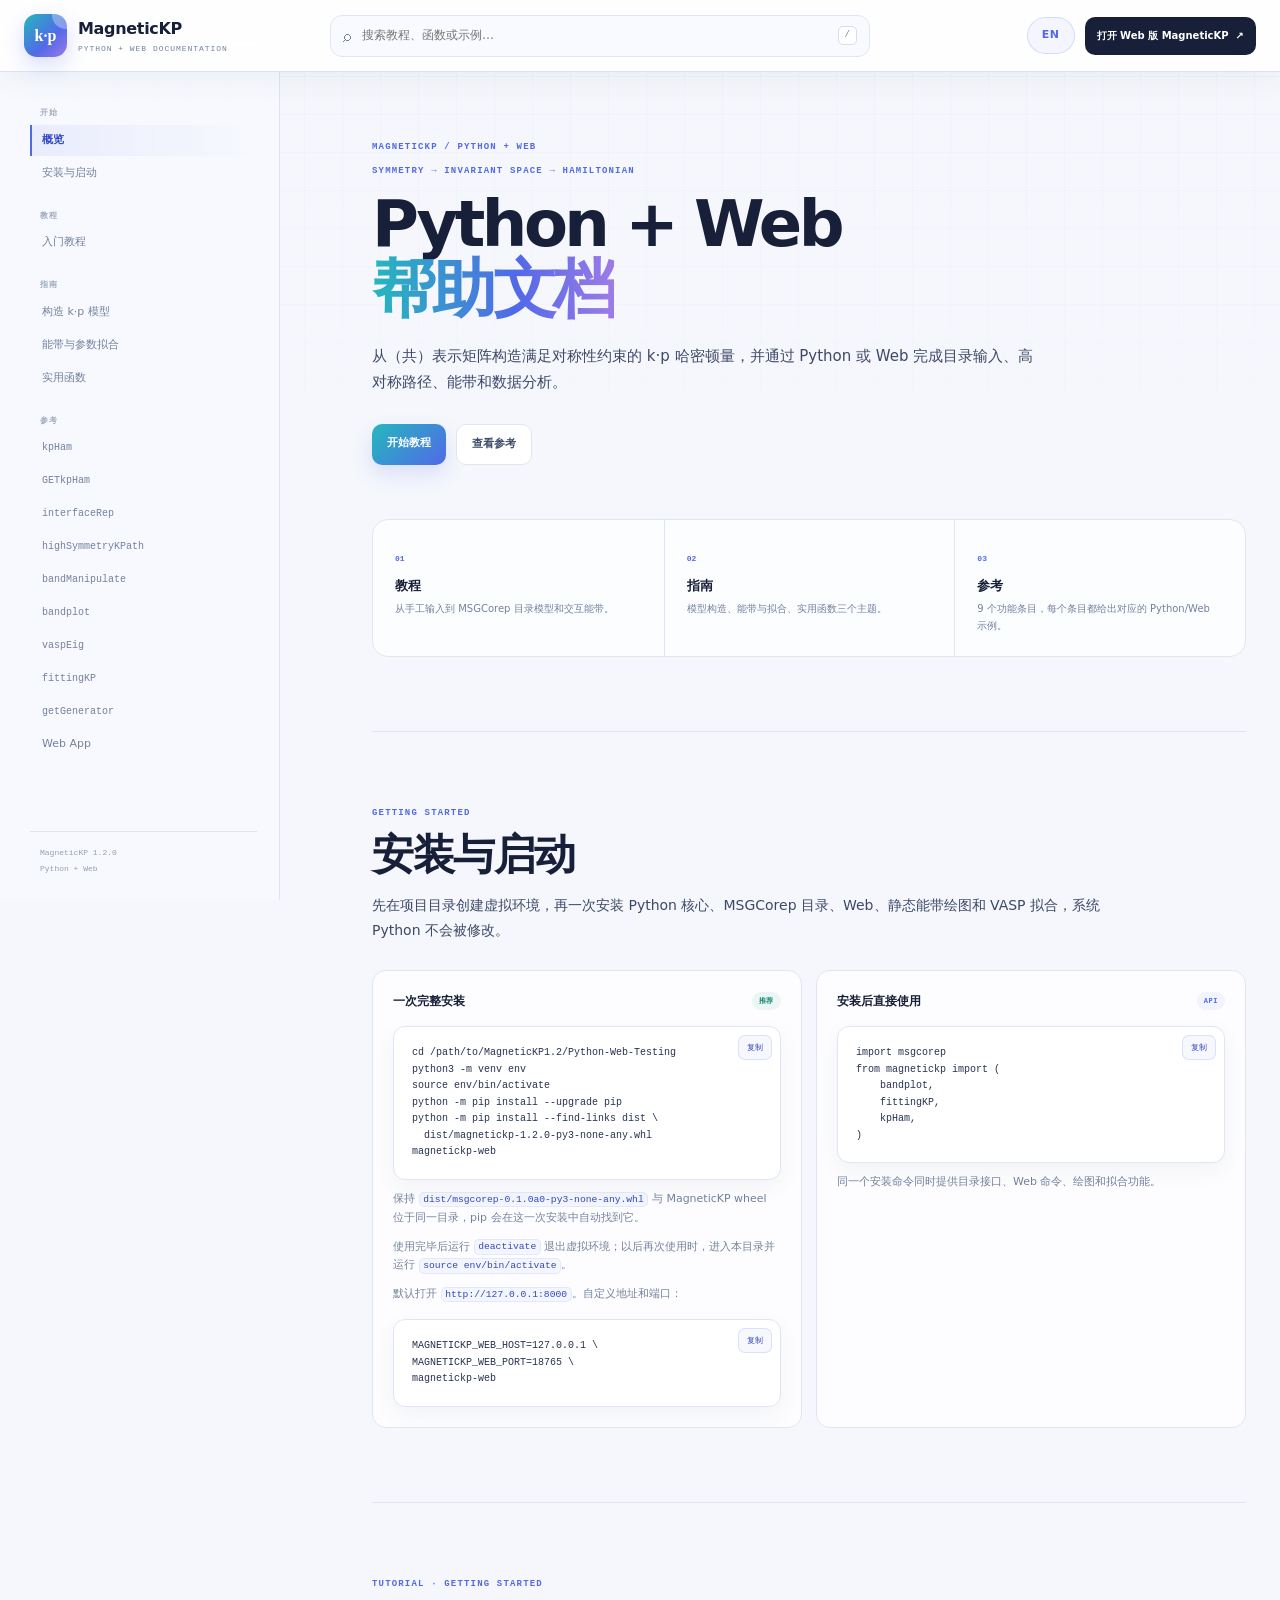
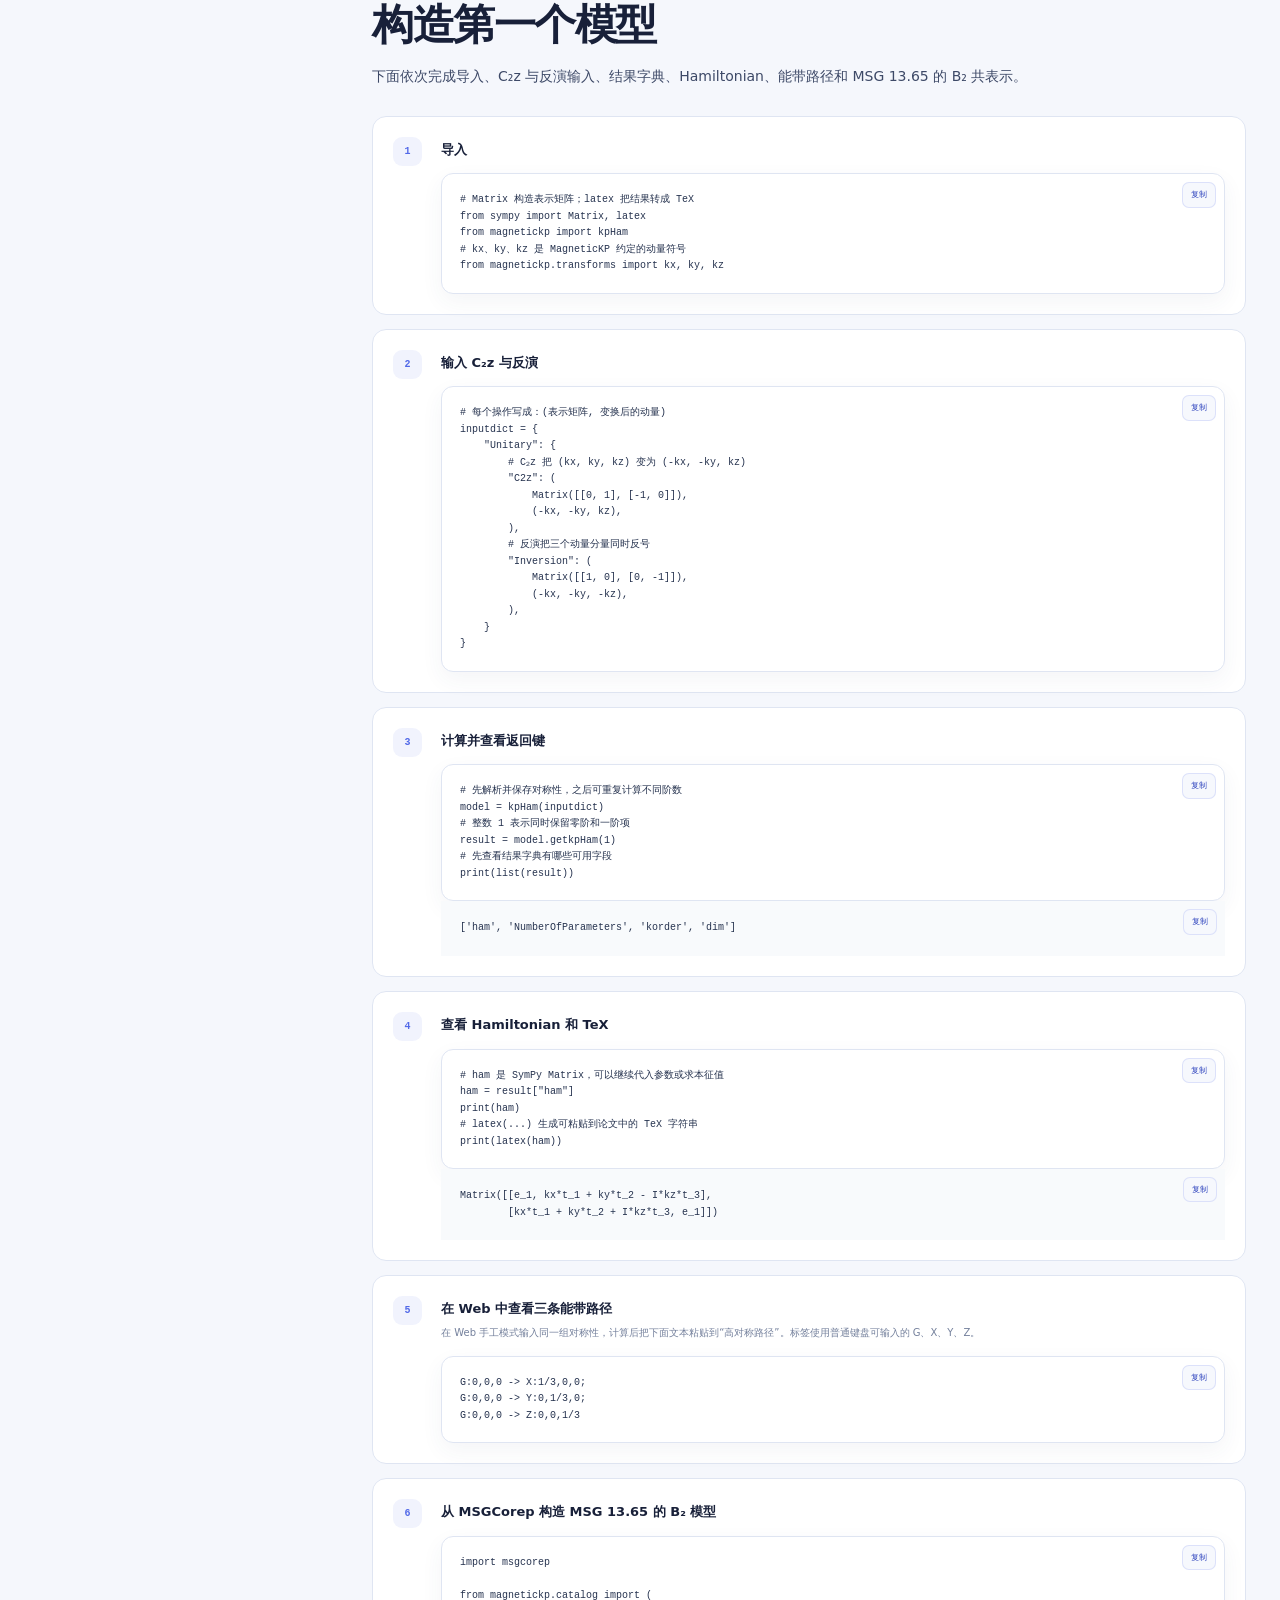
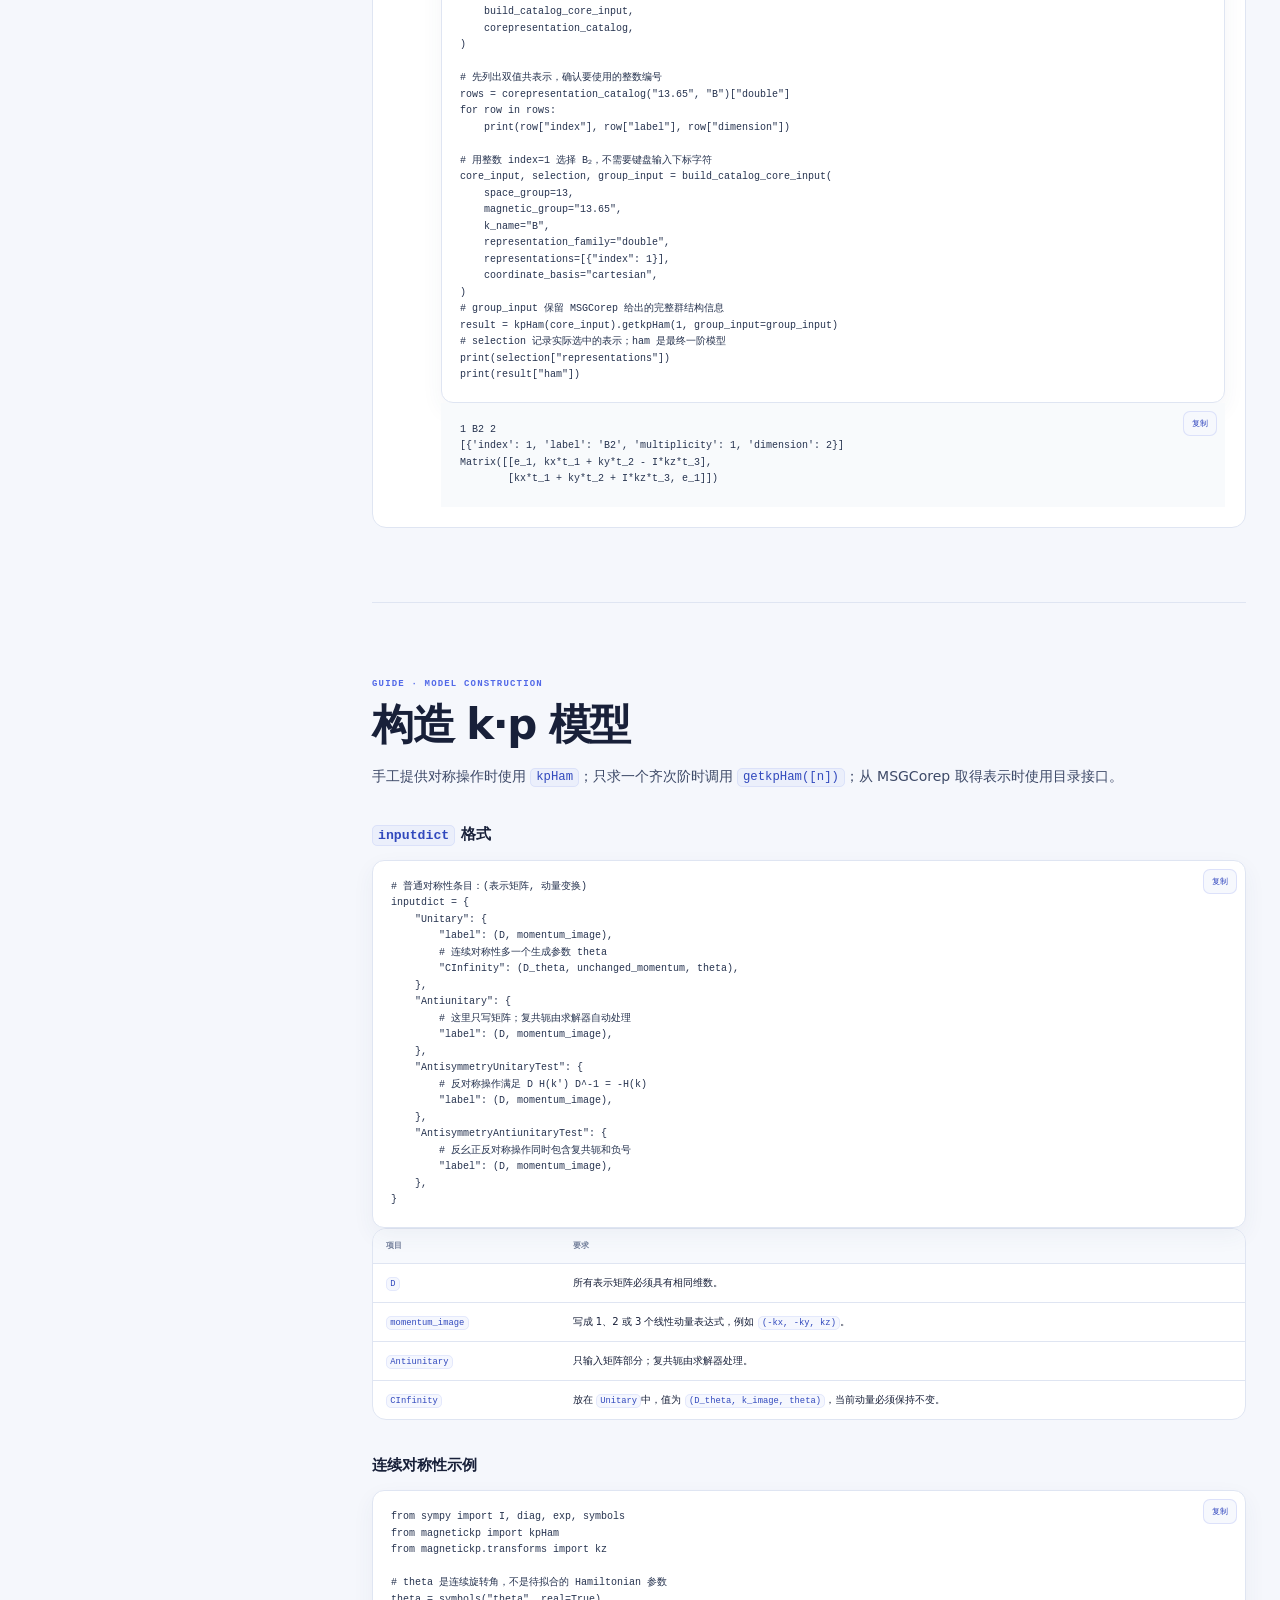
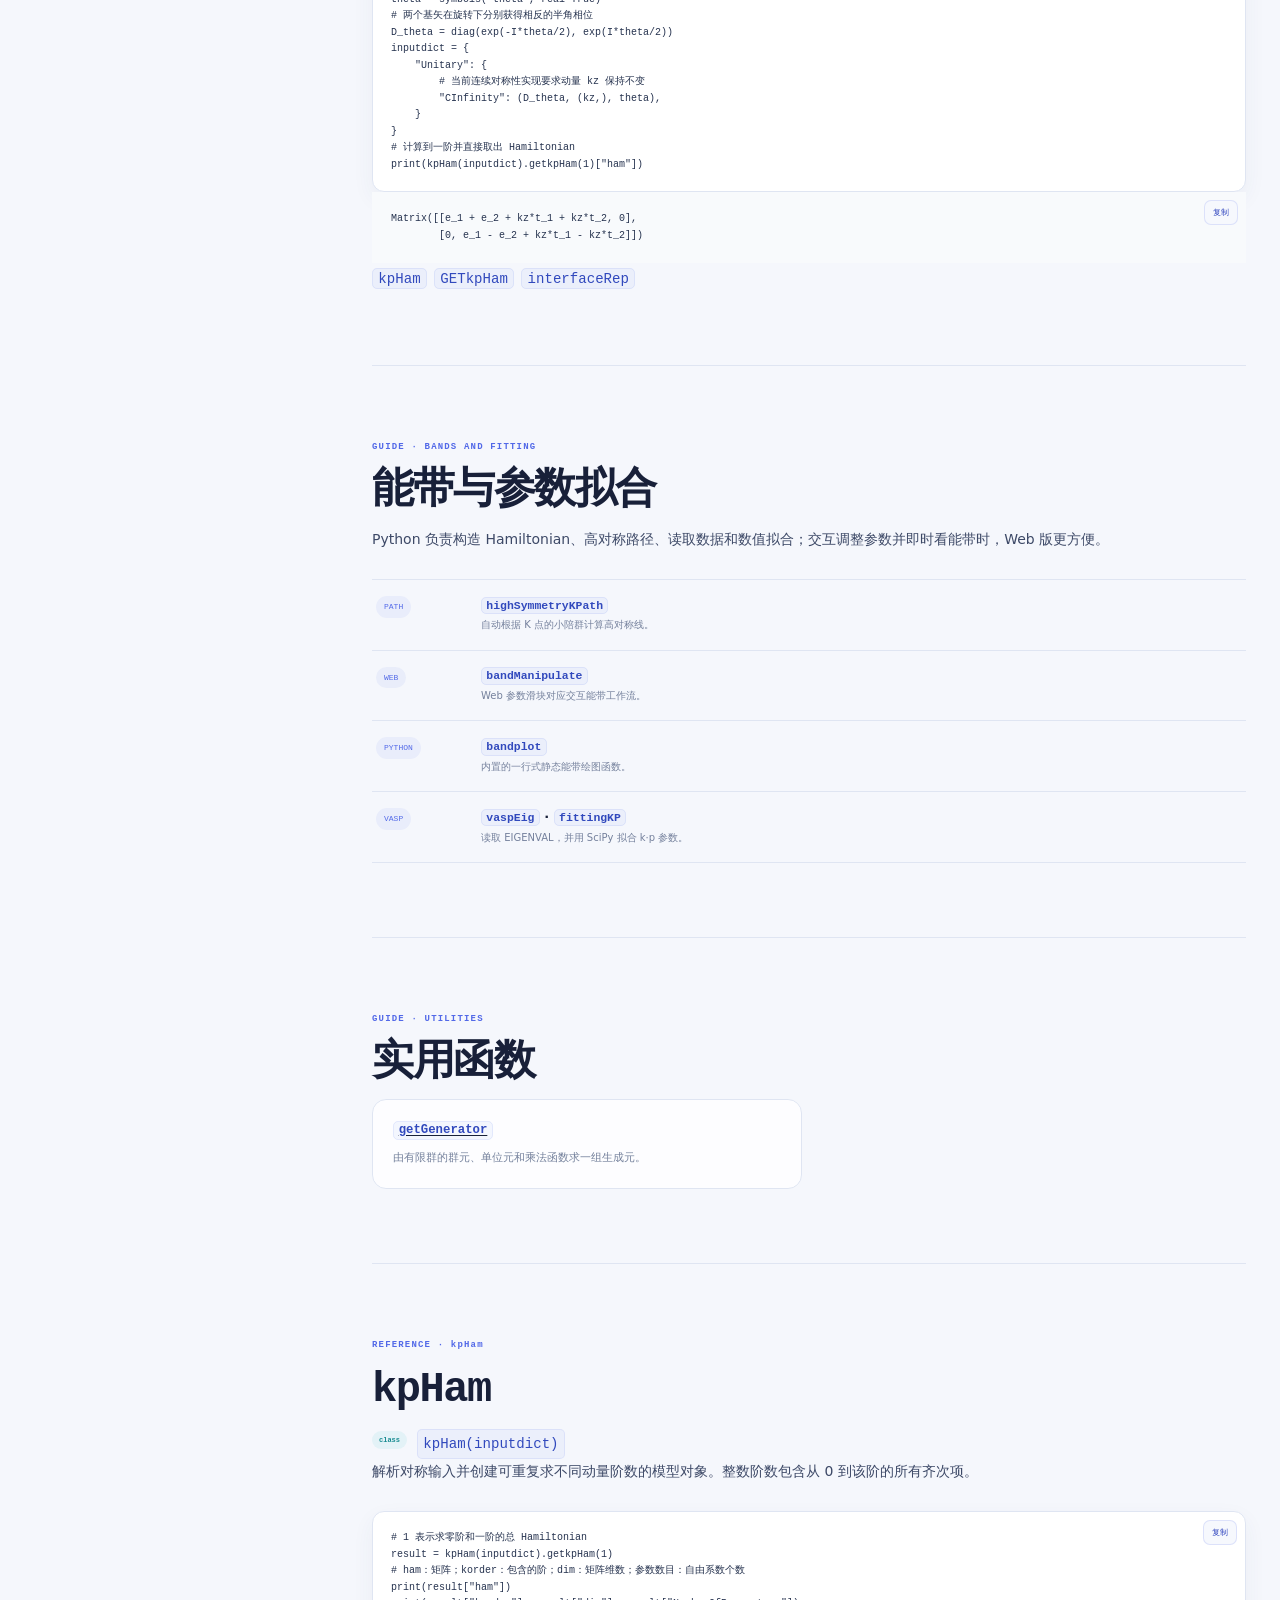
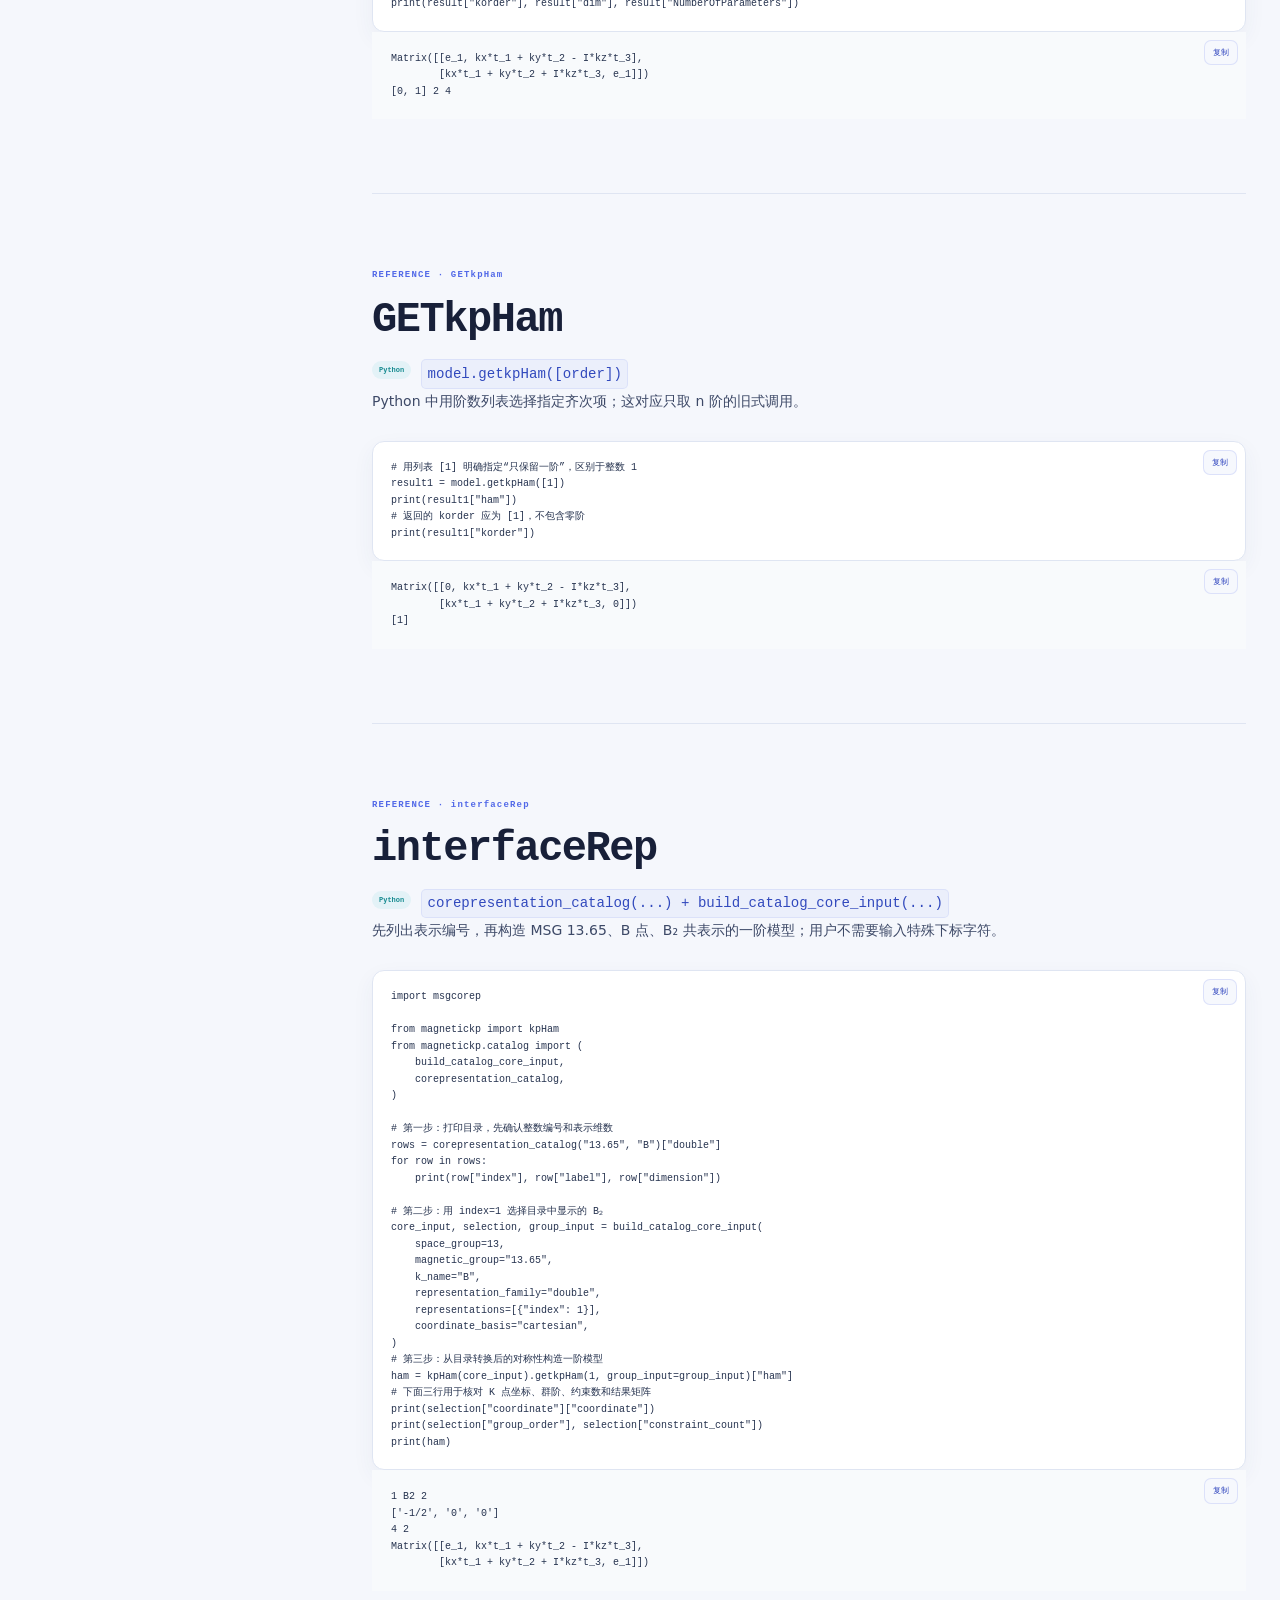
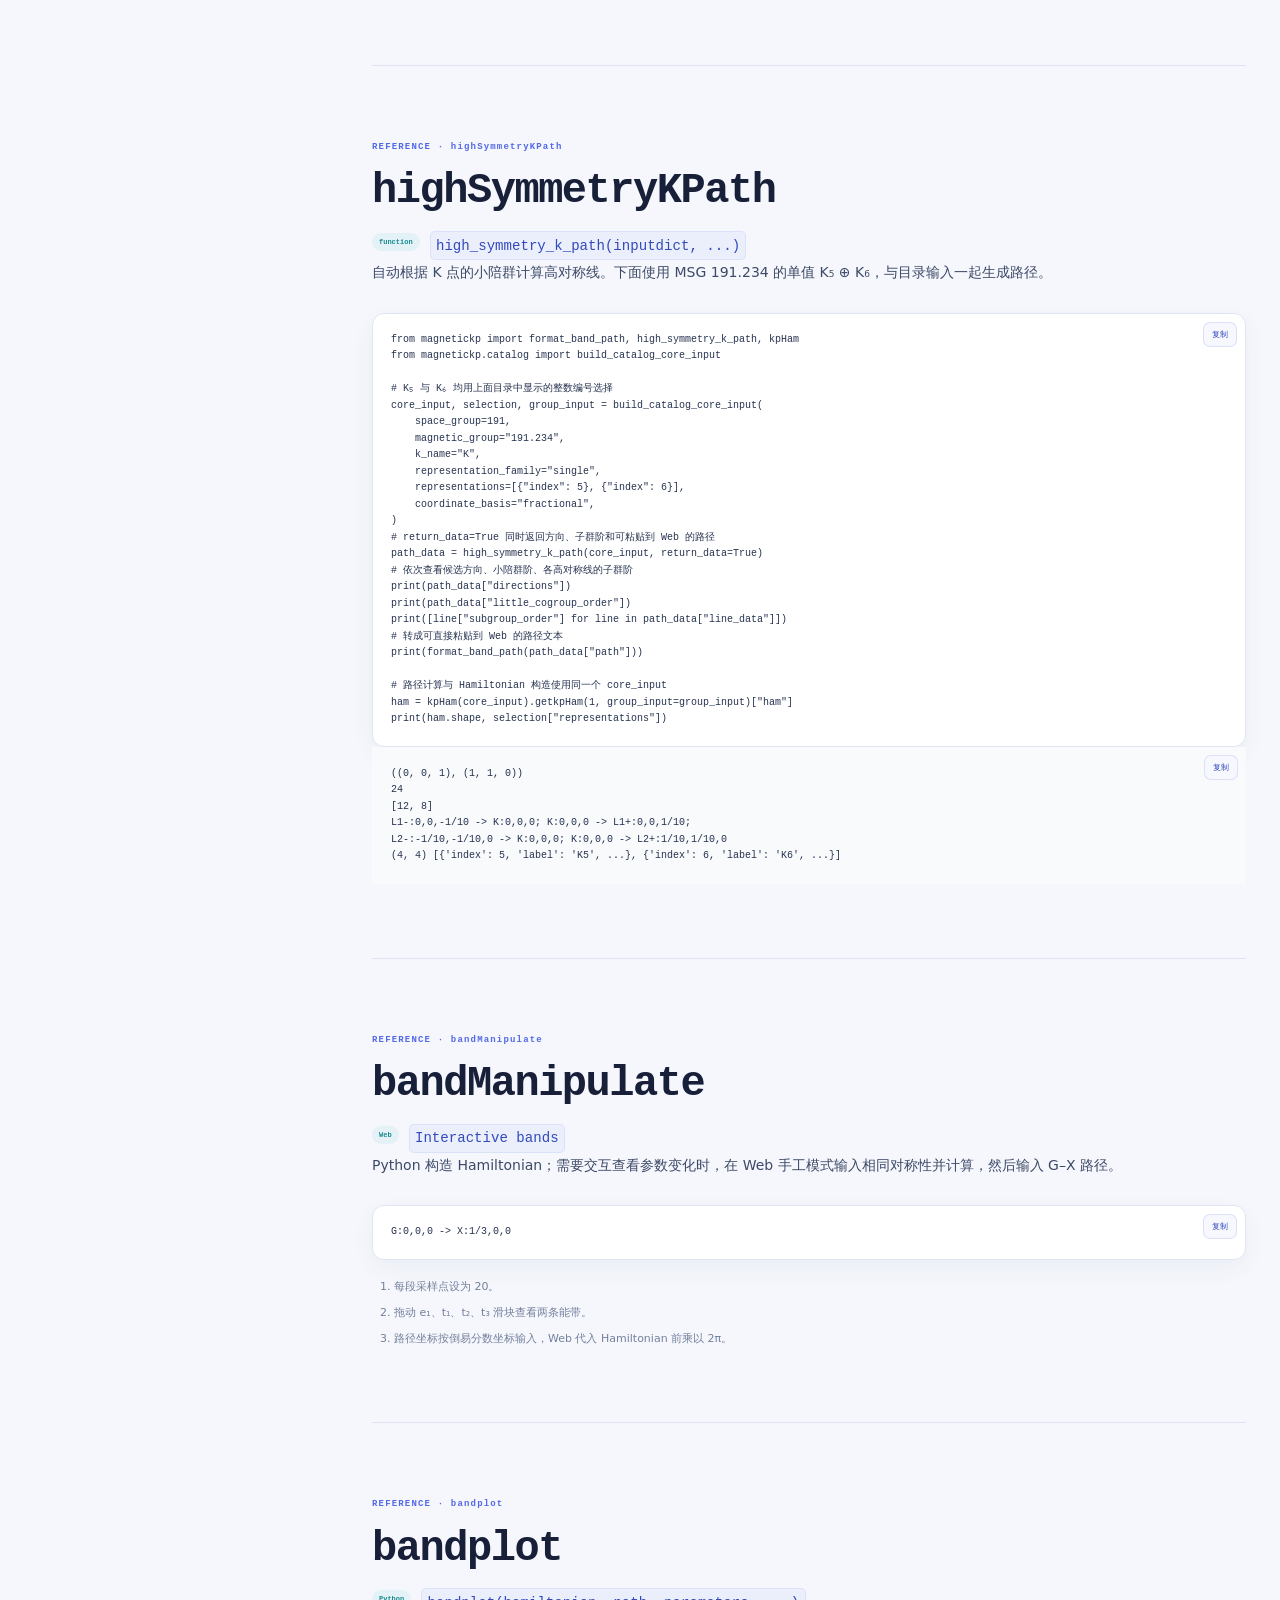
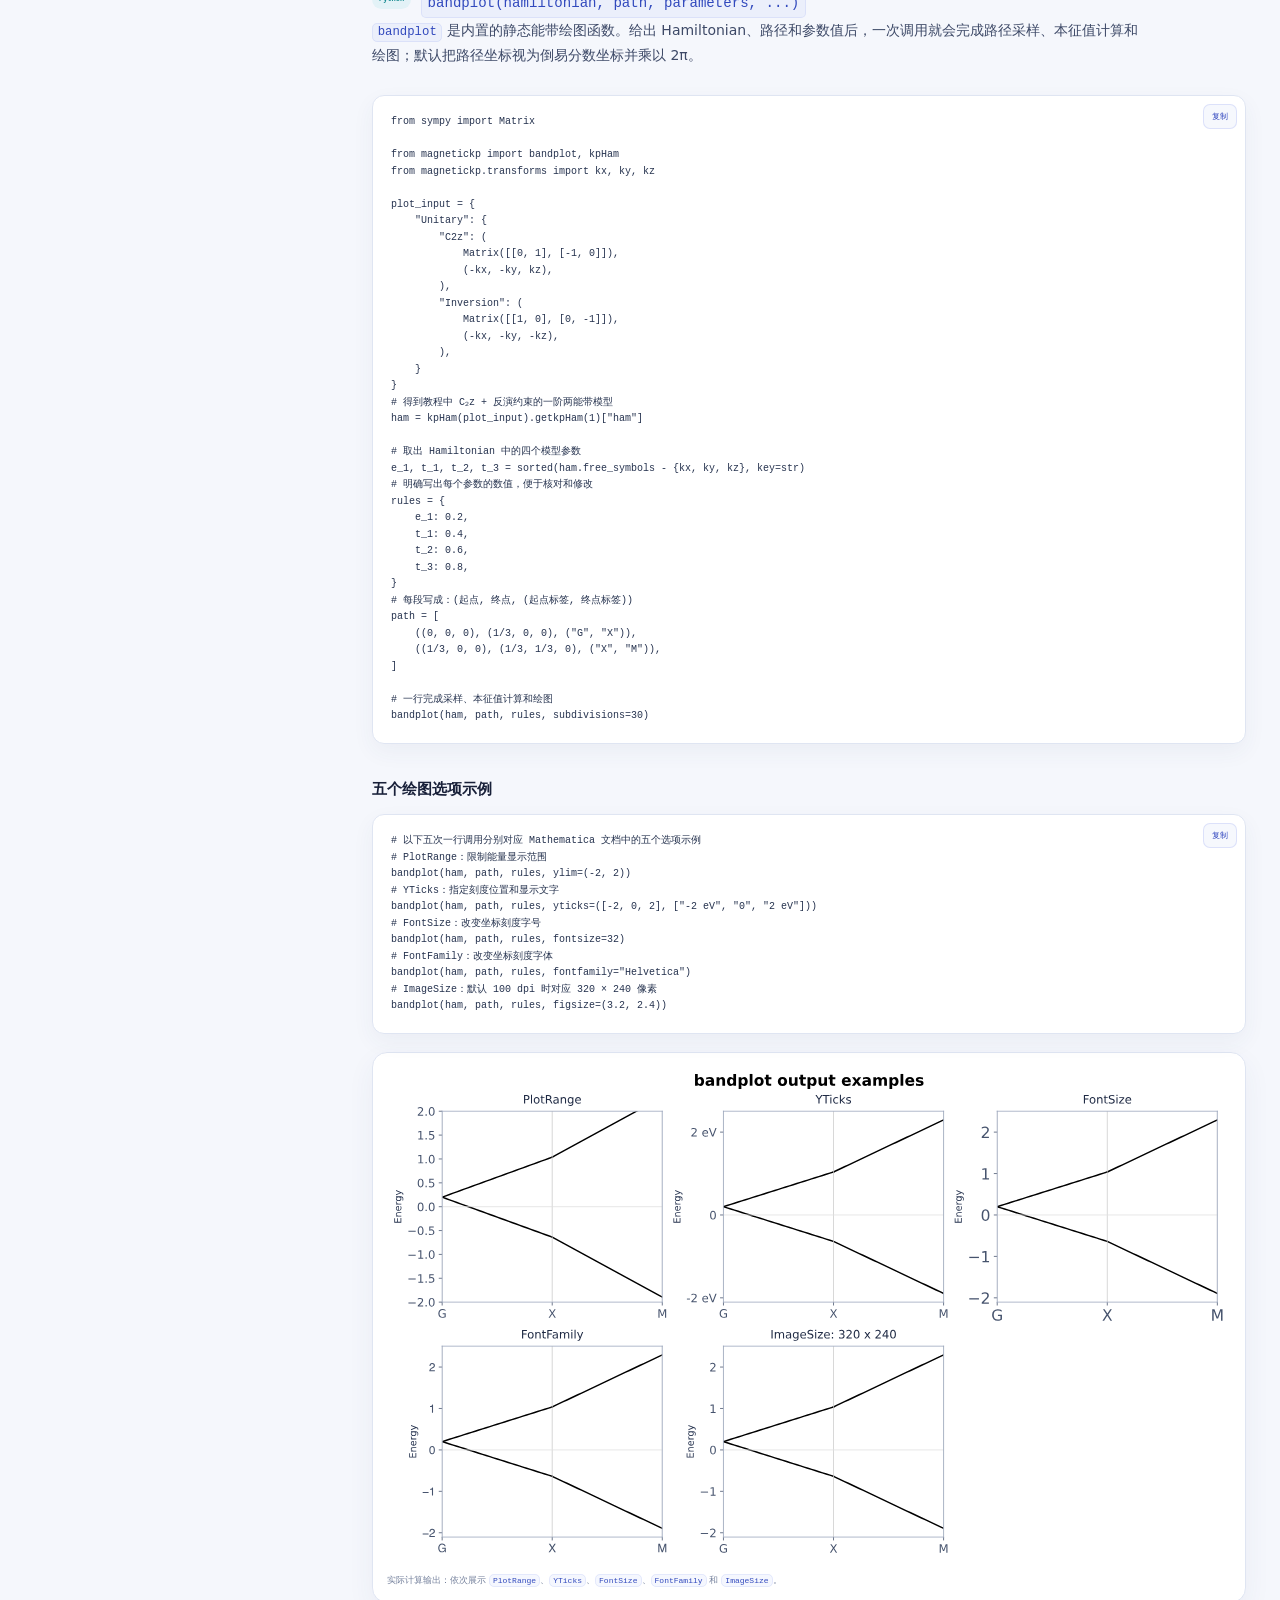
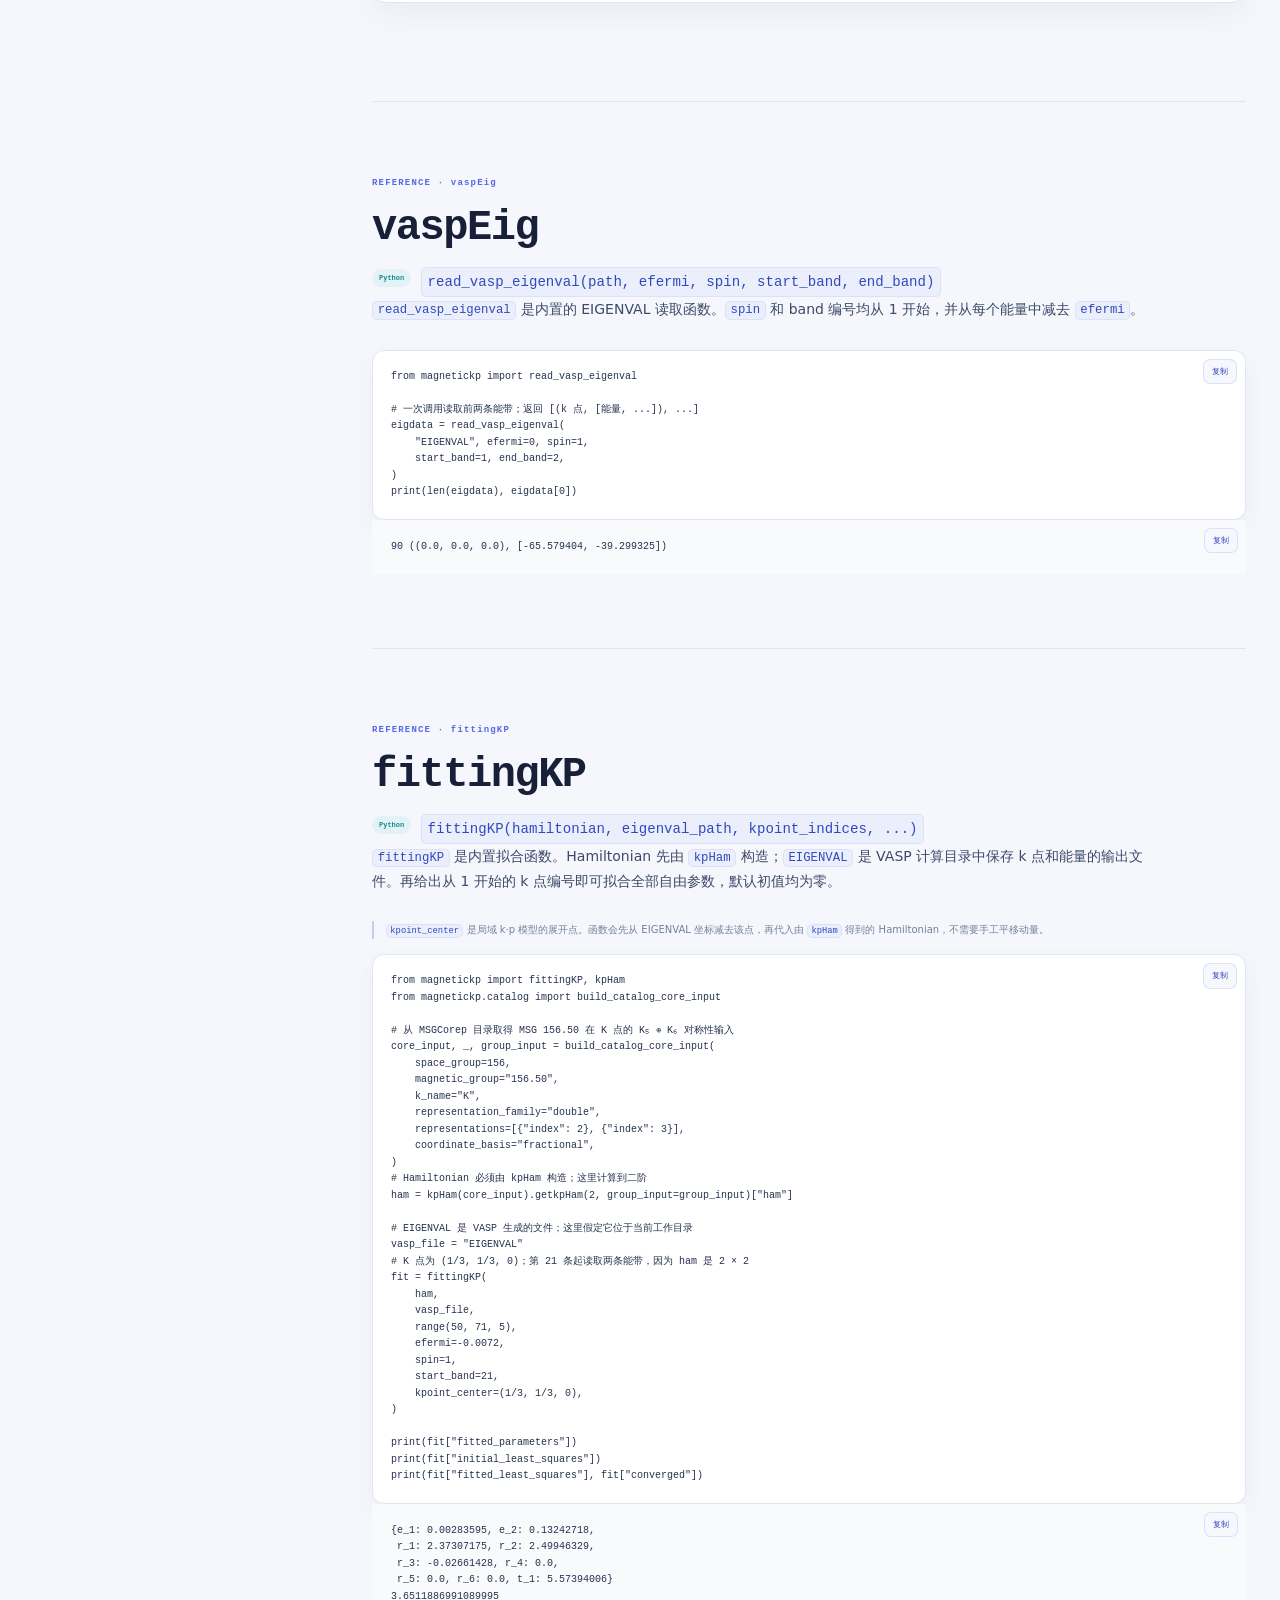
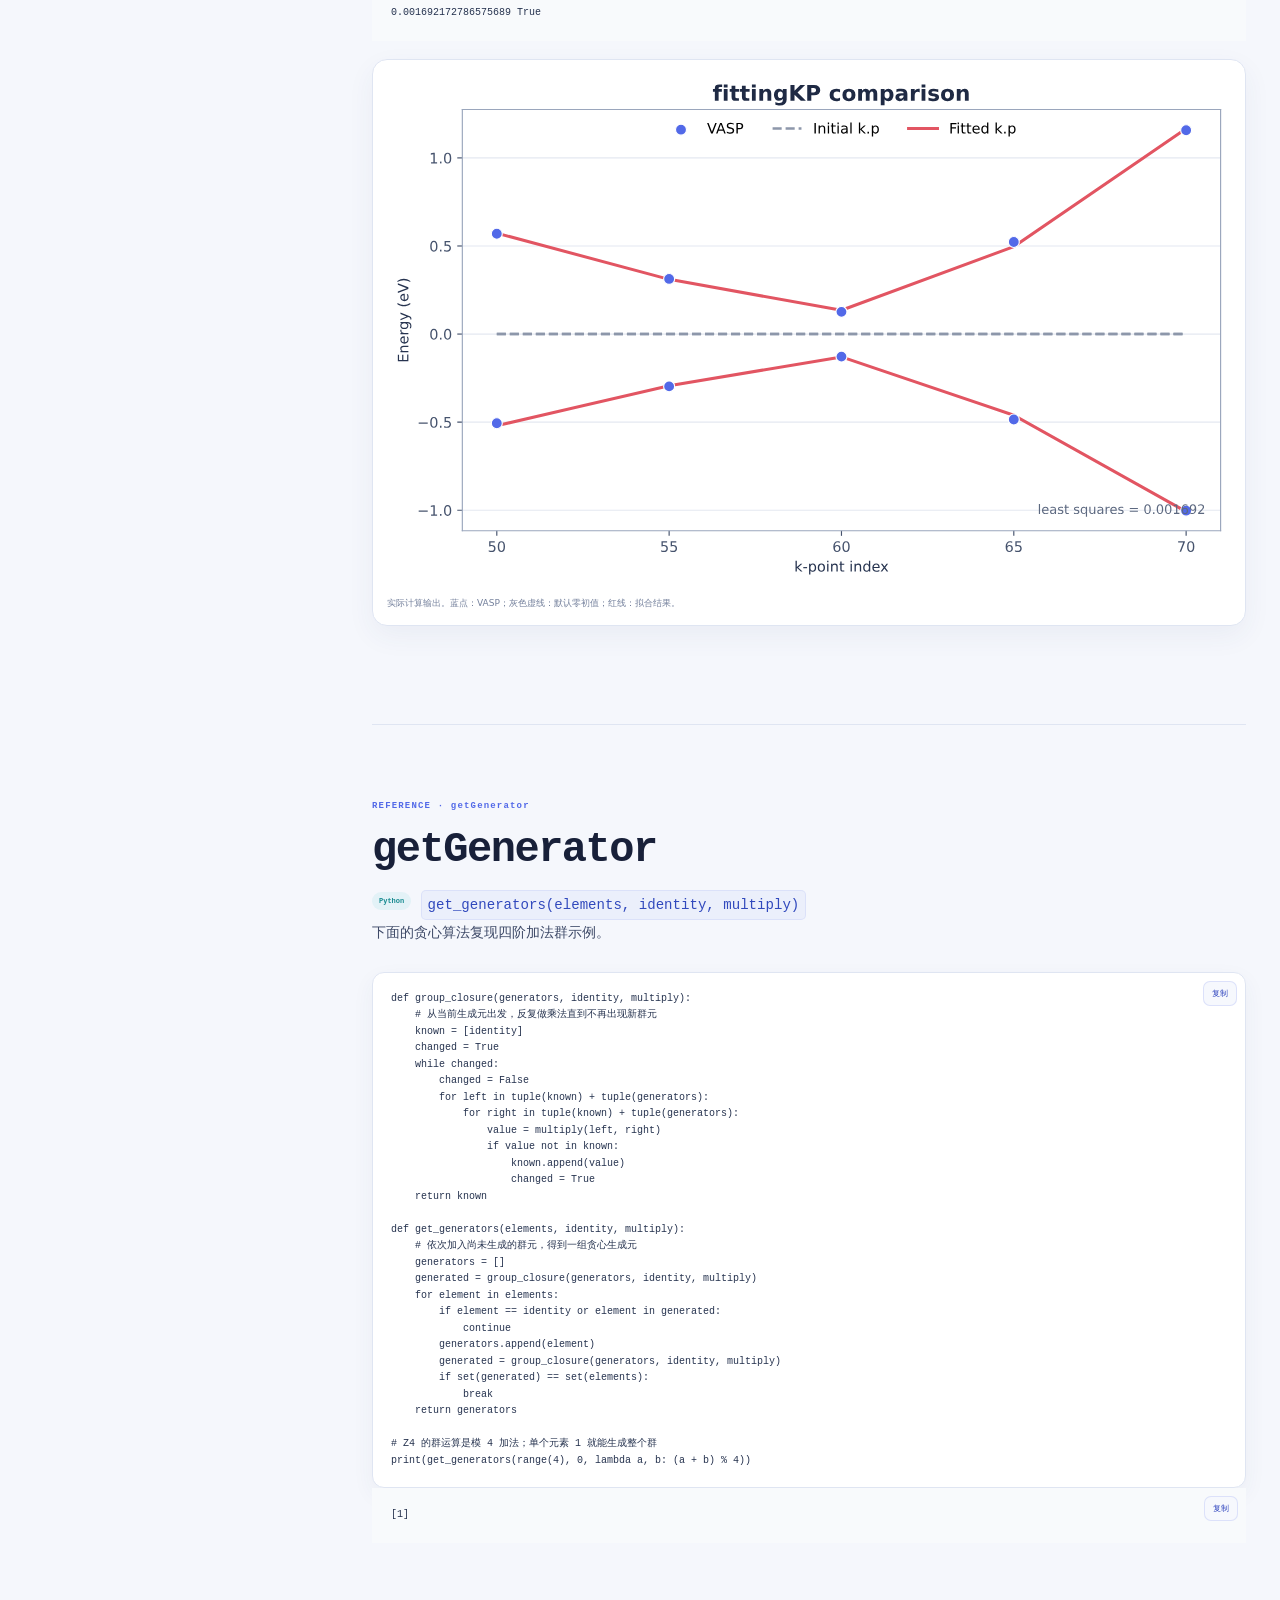
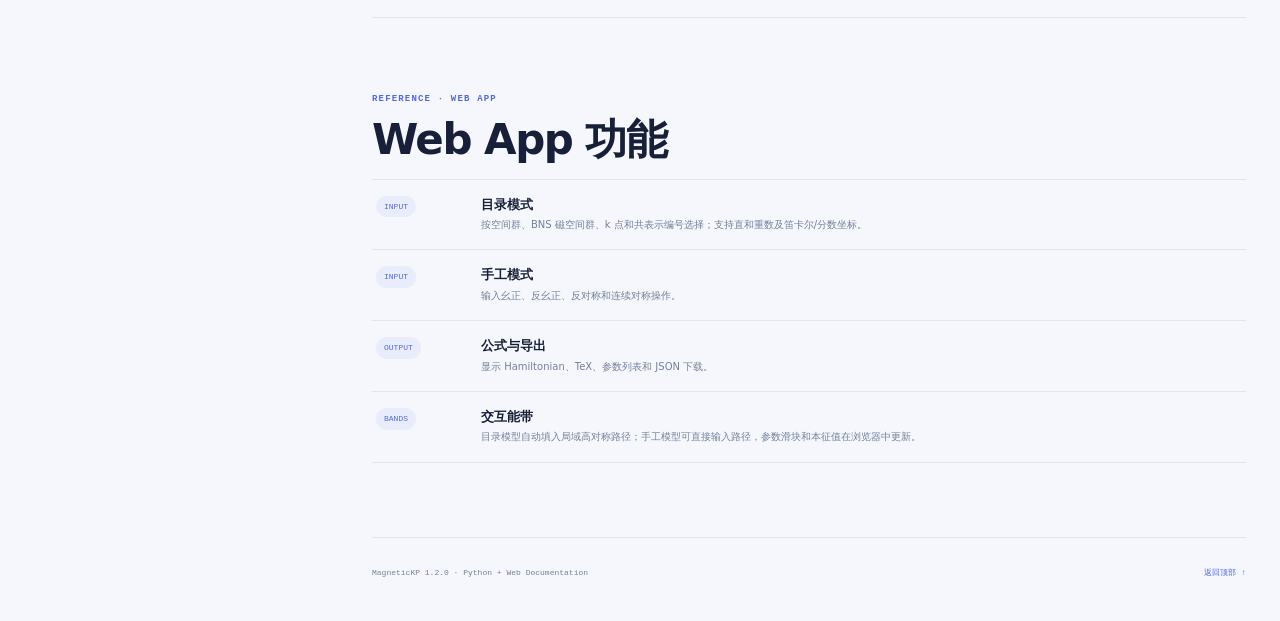
<file: Python-Web/magnetickp/web/static/help/index.html>
<!doctype html>
<html lang="zh-CN">
  <head>
    <meta charset="utf-8" />
    <meta name="viewport" content="width=device-width, initial-scale=1" />
    <meta name="description" content="MagneticKP Python 与 Web 帮助：教程、指南和完整符号参考。" />
    <title>MagneticKP · Python + Web 帮助</title>
    <link rel="icon" href="data:," />
    <link rel="stylesheet" href="../vendor/katex/katex.min.css?v=0.18.4" />
    <link rel="stylesheet" href="styles.css?v=1.2.0" />
    <script src="../vendor/katex/katex.min.js?v=0.18.4" defer></script>
    <script src="help.js?v=1.2.0" defer></script>
  </head>
  <body data-language="zh">
    <a class="skip-link" href="#content"><span class="lang-zh">跳到正文</span><span class="lang-en">Skip to content</span></a>
    <div class="background-grid" aria-hidden="true"></div>

    <header class="topbar">
      <a class="brand" href="../" aria-label="MagneticKP Web App">
        <span class="brand-mark">k·p</span>
        <span class="brand-copy"><strong>MagneticKP</strong><small>PYTHON + WEB DOCUMENTATION</small></span>
      </a>
      <label class="search-box" for="docSearch">
        <span aria-hidden="true">⌕</span>
        <input id="docSearch" type="search" autocomplete="off" />
        <kbd>/</kbd>
      </label>
      <div class="topbar-actions">
        <button class="language-toggle" id="languageToggle" type="button">EN</button>
        <a class="app-button" href="../"><span class="lang-zh">打开 Web 版 MagneticKP</span><span class="lang-en">Open MagneticKP Web</span> <span aria-hidden="true">↗</span></a>
      </div>
    </header>

    <button class="nav-toggle" id="navToggle" type="button" aria-expanded="false" aria-controls="sidebar">
      <span aria-hidden="true">☰</span> <span class="lang-zh">文档目录</span><span class="lang-en">Documentation</span>
    </button>

    <div class="docs-shell">
      <aside class="sidebar" id="sidebar">
        <nav aria-label="Documentation">
          <p class="nav-heading"><span class="lang-zh">开始</span><span class="lang-en">Start</span></p>
          <a href="#overview" class="active"><span class="lang-zh">概览</span><span class="lang-en">Overview</span></a>
          <a href="#installation"><span class="lang-zh">安装与启动</span><span class="lang-en">Install and run</span></a>

          <p class="nav-heading"><span class="lang-zh">教程</span><span class="lang-en">Tutorial</span></p>
          <a href="#getting-started"><span class="lang-zh">入门教程</span><span class="lang-en">Getting started</span></a>

          <p class="nav-heading"><span class="lang-zh">指南</span><span class="lang-en">Guides</span></p>
          <a href="#guide-construction"><span class="lang-zh">构造 k·p 模型</span><span class="lang-en">Construct k·p models</span></a>
          <a href="#guide-bands"><span class="lang-zh">能带与参数拟合</span><span class="lang-en">Bands and fitting</span></a>
          <a href="#guide-utilities"><span class="lang-zh">实用函数</span><span class="lang-en">Utilities</span></a>

          <p class="nav-heading"><span class="lang-zh">参考</span><span class="lang-en">Reference</span></p>
          <a href="#ref-kpham"><code>kpHam</code></a>
          <a href="#ref-getkpham"><code>GETkpHam</code></a>
          <a href="#ref-interface"><code>interfaceRep</code></a>
          <a href="#ref-high-symmetry"><code>highSymmetryKPath</code></a>
          <a href="#ref-band-manipulate"><code>bandManipulate</code></a>
          <a href="#ref-bandplot"><code>bandplot</code></a>
          <a href="#ref-vasp"><code>vaspEig</code></a>
          <a href="#ref-fitting"><code>fittingKP</code></a>
          <a href="#ref-generator"><code>getGenerator</code></a>
          <a href="#web-reference">Web App</a>
        </nav>
        <div class="sidebar-meta"><span>MagneticKP 1.2.0</span><span>Python + Web</span></div>
      </aside>

      <main id="content">
        <section class="doc-section hero" id="overview">
          <div class="breadcrumb">MAGNETICKP / PYTHON + WEB</div>
          <p class="eyebrow">SYMMETRY → INVARIANT SPACE → HAMILTONIAN</p>
          <h1>Python + Web<br /><em><span class="lang-zh">帮助文档</span><span class="lang-en">Documentation</span></em></h1>
          <p class="lead">
            <span class="lang-zh">从（共）表示矩阵构造满足对称性约束的 k·p 哈密顿量，并通过 Python 或 Web 完成目录输入、高对称路径、能带和数据分析。</span>
            <span class="lang-en">Construct symmetry-constrained k·p Hamiltonians from (co)representation matrices, then use Python or the Web application for catalog input, high-symmetry paths, bands, and data analysis.</span>
          </p>
          <div class="hero-actions">
            <a class="primary-button" href="#getting-started"><span class="lang-zh">开始教程</span><span class="lang-en">Start tutorial</span></a>
            <a class="secondary-button" href="#ref-kpham"><span class="lang-zh">查看参考</span><span class="lang-en">Open reference</span></a>
          </div>
          <div class="capability-grid">
            <article><span class="capability-index">01</span><h3><span class="lang-zh">教程</span><span class="lang-en">Tutorial</span></h3><p><span class="lang-zh">从手工输入到 MSGCorep 目录模型和交互能带。</span><span class="lang-en">From manual input to an MSGCorep catalog model and interactive bands.</span></p></article>
            <article><span class="capability-index">02</span><h3><span class="lang-zh">指南</span><span class="lang-en">Guides</span></h3><p><span class="lang-zh">模型构造、能带与拟合、实用函数三个主题。</span><span class="lang-en">Three topics: model construction, bands and fitting, and utilities.</span></p></article>
            <article><span class="capability-index">03</span><h3><span class="lang-zh">参考</span><span class="lang-en">Reference</span></h3><p><span class="lang-zh">9 个功能条目，每个条目都给出对应的 Python/Web 示例。</span><span class="lang-en">Nine feature entries, each with its corresponding Python/Web example.</span></p></article>
          </div>
        </section>

        <section class="doc-section" id="installation">
          <div class="section-kicker">GETTING STARTED</div>
          <h2><span class="lang-zh">安装与启动</span><span class="lang-en">Install and run</span></h2>
          <p class="section-lead"><span class="lang-zh">先在项目目录创建虚拟环境，再一次安装 Python 核心、MSGCorep 目录、Web、静态能带绘图和 VASP 拟合，系统 Python 不会被修改。</span><span class="lang-en">First create a virtual environment in the project directory, then install the Python core, MSGCorep catalog, Web app, static band plotting, and VASP fitting together without modifying the system Python environment.</span></p>
          <div class="two-column">
            <article class="doc-card">
              <div class="card-heading"><span><span class="lang-zh">一次完整安装</span><span class="lang-en">Install everything</span></span><b><span class="lang-zh">推荐</span><span class="lang-en">Recommended</span></b></div>
              <pre><code class="language-console">cd /path/to/MagneticKP1.2/Python-Web-Testing
python3 -m venv env
source env/bin/activate
python -m pip install --upgrade pip
python -m pip install --find-links dist \
  dist/magnetickp-1.2.0-py3-none-any.whl
magnetickp-web</code></pre>
              <p><span class="lang-zh">保持</span><span class="lang-en">Keep</span> <code>dist/msgcorep-0.1.0a0-py3-none-any.whl</code> <span class="lang-zh">与 MagneticKP wheel 位于同一目录，pip 会在这一次安装中自动找到它。</span><span class="lang-en">beside the MagneticKP wheel; pip finds it automatically during this single installation.</span></p>
              <p><span class="lang-zh">使用完毕后运行</span><span class="lang-en">Run</span> <code>deactivate</code> <span class="lang-zh">退出虚拟环境；以后再次使用时，进入本目录并运行</span><span class="lang-en">to leave the virtual environment. To use MagneticKP again, return to this directory and run</span> <code>source env/bin/activate</code><span class="lang-zh">。</span><span class="lang-en">.</span></p>
              <p><span class="lang-zh">默认打开</span><span class="lang-en">Open</span> <code>http://127.0.0.1:8000</code><span class="lang-zh">。自定义地址和端口：</span><span class="lang-en"> by default. To choose another host and port:</span></p>
              <pre><code class="language-console">MAGNETICKP_WEB_HOST=127.0.0.1 \
MAGNETICKP_WEB_PORT=18765 \
magnetickp-web</code></pre>
            </article>
            <article class="doc-card">
              <div class="card-heading"><span><span class="lang-zh">安装后直接使用</span><span class="lang-en">Ready after installation</span></span><b class="neutral">API</b></div>
              <pre><code class="language-python">import msgcorep
from magnetickp import (
    bandplot,
    fittingKP,
    kpHam,
)</code></pre>
              <p><span class="lang-zh">同一个安装命令同时提供目录接口、Web 命令、绘图和拟合功能。</span><span class="lang-en">The same installation provides the catalog API, Web command, plotting, and fitting.</span></p>
            </article>
          </div>
        </section>

        <section class="doc-section" id="getting-started">
          <div class="section-kicker">TUTORIAL · GETTING STARTED</div>
          <h2><span class="lang-zh">构造第一个模型</span><span class="lang-en">Build the first model</span></h2>
          <p class="section-lead"><span class="lang-zh">下面依次完成导入、C₂z 与反演输入、结果字典、Hamiltonian、能带路径和 MSG 13.65 的 B₂ 共表示。</span><span class="lang-en">The steps below cover imports, C₂z and inversion input, the result dictionary, the Hamiltonian, a band path, and the B₂ corepresentation of MSG 13.65.</span></p>
          <ol class="steps">
            <li><span>1</span><div><h3><span class="lang-zh">导入</span><span class="lang-en">Import</span></h3><pre><code class="language-python"># Matrix 构造表示矩阵；latex 把结果转成 TeX || Matrix builds representation matrices; latex creates TeX output
from sympy import Matrix, latex
from magnetickp import kpHam
# kx、ky、kz 是 MagneticKP 约定的动量符号 || kx, ky, and kz are MagneticKP momentum symbols
from magnetickp.transforms import kx, ky, kz</code></pre></div></li>
            <li><span>2</span><div><h3><span class="lang-zh">输入 C₂z 与反演</span><span class="lang-en">Enter C₂z and inversion</span></h3><pre><code class="language-python"># 每个操作写成：(表示矩阵, 变换后的动量) || Write each operation as (matrix, transformed momentum)
inputdict = {
    "Unitary": {
        # C₂z 把 (kx, ky, kz) 变为 (-kx, -ky, kz) || C2z maps (kx, ky, kz) to (-kx, -ky, kz)
        "C2z": (
            Matrix([[0, 1], [-1, 0]]),
            (-kx, -ky, kz),
        ),
        # 反演把三个动量分量同时反号 || Inversion reverses all momentum components
        "Inversion": (
            Matrix([[1, 0], [0, -1]]),
            (-kx, -ky, -kz),
        ),
    }
}</code></pre></div></li>
            <li><span>3</span><div><h3><span class="lang-zh">计算并查看返回键</span><span class="lang-en">Compute and inspect result keys</span></h3><pre><code class="language-python"># 先解析并保存对称性，之后可重复计算不同阶数 || Parse and store the symmetries for reuse at other orders
model = kpHam(inputdict)
# 整数 1 表示同时保留零阶和一阶项 || Integer 1 keeps both zeroth- and first-order terms
result = model.getkpHam(1)
# 先查看结果字典有哪些可用字段 || Inspect the fields available in the result dictionary
print(list(result))</code></pre><pre class="raw-output"><code>['ham', 'NumberOfParameters', 'korder', 'dim']</code></pre></div></li>
            <li><span>4</span><div><h3><span class="lang-zh">查看 Hamiltonian 和 TeX</span><span class="lang-en">Inspect the Hamiltonian and TeX</span></h3><pre><code class="language-python"># ham 是 SymPy Matrix，可以继续代入参数或求本征值 || ham is a SymPy Matrix ready for substitution or diagonalization
ham = result["ham"]
print(ham)
# latex(...) 生成可粘贴到论文中的 TeX 字符串 || latex(...) creates a TeX string for a paper
print(latex(ham))</code></pre><pre class="raw-output"><code>Matrix([[e_1, kx*t_1 + ky*t_2 - I*kz*t_3],
        [kx*t_1 + ky*t_2 + I*kz*t_3, e_1]])</code></pre></div></li>
            <li><span>5</span><div><h3><span class="lang-zh">在 Web 中查看三条能带路径</span><span class="lang-en">View three band paths in the Web app</span></h3><p class="step-description"><span class="lang-zh">在 Web 手工模式输入同一组对称性，计算后把下面文本粘贴到“高对称路径”。标签使用普通键盘可输入的 G、X、Y、Z。</span><span class="lang-en">Enter the same symmetries in Web manual mode. After solving, paste the following text into High-symmetry path. The labels use ordinary keyboard characters G, X, Y, and Z.</span></p><pre><code class="language-text">G:0,0,0 -> X:1/3,0,0;
G:0,0,0 -> Y:0,1/3,0;
G:0,0,0 -> Z:0,0,1/3</code></pre></div></li>
            <li><span>6</span><div><h3><span class="lang-zh">从 MSGCorep 构造 MSG 13.65 的 B₂ 模型</span><span class="lang-en">Build the B₂ model of MSG 13.65 from MSGCorep</span></h3><pre><code class="language-python">import msgcorep

from magnetickp.catalog import (
    build_catalog_core_input,
    corepresentation_catalog,
)

# 先列出双值共表示，确认要使用的整数编号 || List double-valued corepresentations and inspect their integer indices
rows = corepresentation_catalog("13.65", "B")["double"]
for row in rows:
    print(row["index"], row["label"], row["dimension"])

# 用整数 index=1 选择 B₂，不需要键盘输入下标字符 || Select B2 with integer index 1; no subscript character is needed
core_input, selection, group_input = build_catalog_core_input(
    space_group=13,
    magnetic_group="13.65",
    k_name="B",
    representation_family="double",
    representations=[{"index": 1}],
    coordinate_basis="cartesian",
)
# group_input 保留 MSGCorep 给出的完整群结构信息 || group_input preserves the full group structure supplied by MSGCorep
result = kpHam(core_input).getkpHam(1, group_input=group_input)
# selection 记录实际选中的表示；ham 是最终一阶模型 || selection records the chosen representation; ham is the final first-order model
print(selection["representations"])
print(result["ham"])</code></pre><pre class="raw-output"><code>1 B2 2
[{'index': 1, 'label': 'B2', 'multiplicity': 1, 'dimension': 2}]
Matrix([[e_1, kx*t_1 + ky*t_2 - I*kz*t_3],
        [kx*t_1 + ky*t_2 + I*kz*t_3, e_1]])</code></pre></div></li>
          </ol>
        </section>

        <section class="doc-section" id="guide-construction">
          <div class="section-kicker">GUIDE · MODEL CONSTRUCTION</div>
          <h2><span class="lang-zh">构造 k·p 模型</span><span class="lang-en">Construct k·p models</span></h2>
          <p class="section-lead"><span class="lang-zh">手工提供对称操作时使用</span><span class="lang-en">Use</span> <code>kpHam</code><span class="lang-zh">；只求一个齐次阶时调用</span><span class="lang-en"> for manual symmetry input, call</span> <code>getkpHam([n])</code><span class="lang-zh">；从 MSGCorep 取得表示时使用目录接口。</span><span class="lang-en"> for one homogeneous order, and use the catalog interface for MSGCorep representations.</span></p>
          <h3 class="subheading"><code>inputdict</code> <span class="lang-zh">格式</span><span class="lang-en">format</span></h3>
          <pre><code class="language-python"># 普通对称性条目：(表示矩阵, 动量变换) || Ordinary entry: (representation matrix, momentum map)
inputdict = {
    "Unitary": {
        "label": (D, momentum_image),
        # 连续对称性多一个生成参数 theta || A continuous symmetry adds the generator parameter theta
        "CInfinity": (D_theta, unchanged_momentum, theta),
    },
    "Antiunitary": {
        # 这里只写矩阵；复共轭由求解器自动处理 || Supply only the matrix; the solver applies complex conjugation
        "label": (D, momentum_image),
    },
    "AntisymmetryUnitaryTest": {
        # 反对称操作满足 D H(k') D^-1 = -H(k) || An antisymmetry satisfies D H(k') D^-1 = -H(k)
        "label": (D, momentum_image),
    },
    "AntisymmetryAntiunitaryTest": {
        # 反幺正反对称操作同时包含复共轭和负号 || Antiunitary antisymmetry combines conjugation with a minus sign
        "label": (D, momentum_image),
    },
}</code></pre>
          <div class="table-wrap compact">
            <table><thead><tr><th><span class="lang-zh">项目</span><span class="lang-en">Item</span></th><th><span class="lang-zh">要求</span><span class="lang-en">Requirement</span></th></tr></thead><tbody>
              <tr><td><code>D</code></td><td><span class="lang-zh">所有表示矩阵必须具有相同维数。</span><span class="lang-en">All representation matrices must have the same dimension.</span></td></tr>
              <tr><td><code>momentum_image</code></td><td><span class="lang-zh">写成 1、2 或 3 个线性动量表达式，例如</span><span class="lang-en">Use one, two, or three linear momentum expressions, for example</span> <code>(-kx, -ky, kz)</code><span class="lang-zh">。</span><span class="lang-en">.</span></td></tr>
              <tr><td><code>Antiunitary</code></td><td><span class="lang-zh">只输入矩阵部分；复共轭由求解器处理。</span><span class="lang-en">Supply only the matrix part; the solver applies complex conjugation.</span></td></tr>
              <tr><td><code>CInfinity</code></td><td><span class="lang-zh">放在</span><span class="lang-en">Place it in</span> <code>Unitary</code><span class="lang-zh">中，值为</span><span class="lang-en"> with value</span> <code>(D_theta, k_image, theta)</code><span class="lang-zh">，当前动量必须保持不变。</span><span class="lang-en">; momentum must currently remain unchanged.</span></td></tr>
            </tbody></table>
          </div>
          <h3 class="subheading"><span class="lang-zh">连续对称性示例</span><span class="lang-en">Continuous-symmetry example</span></h3>
          <pre><code class="language-python">from sympy import I, diag, exp, symbols
from magnetickp import kpHam
from magnetickp.transforms import kz

# theta 是连续旋转角，不是待拟合的 Hamiltonian 参数 || theta is a rotation angle, not a Hamiltonian fitting parameter
theta = symbols("theta", real=True)
# 两个基矢在旋转下分别获得相反的半角相位 || The two basis states acquire opposite half-angle phases
D_theta = diag(exp(-I*theta/2), exp(I*theta/2))
inputdict = {
    "Unitary": {
        # 当前连续对称性实现要求动量 kz 保持不变 || The current continuous-symmetry interface requires kz to remain unchanged
        "CInfinity": (D_theta, (kz,), theta),
    }
}
# 计算到一阶并直接取出 Hamiltonian || Solve through first order and extract the Hamiltonian
print(kpHam(inputdict).getkpHam(1)["ham"])</code></pre>
          <pre class="raw-output"><code>Matrix([[e_1 + e_2 + kz*t_1 + kz*t_2, 0],
        [0, e_1 - e_2 + kz*t_1 - kz*t_2]])</code></pre>
          <div class="api-chips"><a href="#ref-kpham"><code>kpHam</code></a><a href="#ref-getkpham"><code>GETkpHam</code></a><a href="#ref-interface"><code>interfaceRep</code></a></div>
        </section>

        <section class="doc-section" id="guide-bands">
          <div class="section-kicker">GUIDE · BANDS AND FITTING</div>
          <h2><span class="lang-zh">能带与参数拟合</span><span class="lang-en">Bands and parameter fitting</span></h2>
          <p class="section-lead"><span class="lang-zh">Python 负责构造 Hamiltonian、高对称路径、读取数据和数值拟合；交互调整参数并即时看能带时，Web 版更方便。</span><span class="lang-en">Python constructs Hamiltonians and high-symmetry paths and handles data and numerical fitting; the Web app is the convenient choice for interactively adjusting parameters and viewing bands.</span></p>
          <div class="feature-list">
            <article><span>PATH</span><div><h3><a href="#ref-high-symmetry"><code>highSymmetryKPath</code></a></h3><p><span class="lang-zh">自动根据 K 点的小陪群计算高对称线。</span><span class="lang-en">Automatically calculate high-symmetry lines from the little co-group at K.</span></p></div></article>
            <article><span>WEB</span><div><h3><a href="#ref-band-manipulate"><code>bandManipulate</code></a></h3><p><span class="lang-zh">Web 参数滑块对应交互能带工作流。</span><span class="lang-en">Web parameter sliders provide the interactive-band workflow.</span></p></div></article>
            <article><span>PYTHON</span><div><h3><a href="#ref-bandplot"><code>bandplot</code></a></h3><p><span class="lang-zh">内置的一行式静态能带绘图函数。</span><span class="lang-en">Built-in one-call static band plotting.</span></p></div></article>
            <article><span>VASP</span><div><h3><a href="#ref-vasp"><code>vaspEig</code></a> · <a href="#ref-fitting"><code>fittingKP</code></a></h3><p><span class="lang-zh">读取 EIGENVAL，并用 SciPy 拟合 k·p 参数。</span><span class="lang-en">Read EIGENVAL and fit k·p parameters with SciPy.</span></p></div></article>
          </div>
        </section>

        <section class="doc-section" id="guide-utilities">
          <div class="section-kicker">GUIDE · UTILITIES</div>
          <h2><span class="lang-zh">实用函数</span><span class="lang-en">Utilities</span></h2>
          <div class="two-column">
            <article class="doc-card"><h3><a href="#ref-generator"><code>getGenerator</code></a></h3><p><span class="lang-zh">由有限群的群元、单位元和乘法函数求一组生成元。</span><span class="lang-en">Find a generating subset from finite-group elements, an identity, and a multiplication function.</span></p></article>
          </div>
        </section>

        <section class="doc-section reference-page" id="ref-kpham">
          <div class="section-kicker">REFERENCE · kpHam</div>
          <h2><code>kpHam</code></h2>
          <div class="reference-signature"><span>class</span><code>kpHam(inputdict)</code></div>
          <p class="section-lead"><span class="lang-zh">解析对称输入并创建可重复求不同动量阶数的模型对象。整数阶数包含从 0 到该阶的所有齐次项。</span><span class="lang-en">Parse symmetry input and create a model that can be solved at multiple momentum orders. An integer order includes every homogeneous order from zero through that order.</span></p>
          <pre><code class="language-python"># 1 表示求零阶和一阶的总 Hamiltonian || Integer 1 requests the combined zeroth- and first-order Hamiltonian
result = kpHam(inputdict).getkpHam(1)
# ham：矩阵；korder：包含的阶；dim：矩阵维数；参数数目：自由系数个数 || ham is the matrix; korder lists orders; dim is matrix size; NumberOfParameters counts free coefficients
print(result["ham"])
print(result["korder"], result["dim"], result["NumberOfParameters"])</code></pre>
          <pre class="raw-output"><code>Matrix([[e_1, kx*t_1 + ky*t_2 - I*kz*t_3],
        [kx*t_1 + ky*t_2 + I*kz*t_3, e_1]])
[0, 1] 2 4</code></pre>
        </section>

        <section class="doc-section reference-page" id="ref-getkpham">
          <div class="section-kicker">REFERENCE · GETkpHam</div>
          <h2><code>GETkpHam</code></h2>
          <div class="reference-signature"><span>Python</span><code>model.getkpHam([order])</code></div>
          <p class="section-lead"><span class="lang-zh">Python 中用阶数列表选择指定齐次项；这对应只取 n 阶的旧式调用。</span><span class="lang-en">In Python, pass a list of orders to select specific homogeneous terms; this is the counterpart of the legacy homogeneous-order call.</span></p>
          <pre><code class="language-python"># 用列表 [1] 明确指定“只保留一阶”，区别于整数 1 || List [1] means first order only, unlike integer 1
result1 = model.getkpHam([1])
print(result1["ham"])
# 返回的 korder 应为 [1]，不包含零阶 || The returned korder is [1], with no zeroth-order term
print(result1["korder"])</code></pre>
          <pre class="raw-output"><code>Matrix([[0, kx*t_1 + ky*t_2 - I*kz*t_3],
        [kx*t_1 + ky*t_2 + I*kz*t_3, 0]])
[1]</code></pre>
        </section>

        <section class="doc-section reference-page" id="ref-interface">
          <div class="section-kicker">REFERENCE · interfaceRep</div>
          <h2><code>interfaceRep</code></h2>
          <div class="reference-signature"><span>Python</span><code>corepresentation_catalog(...) + build_catalog_core_input(...)</code></div>
          <p class="section-lead"><span class="lang-zh">先列出表示编号，再构造 MSG 13.65、B 点、B₂ 共表示的一阶模型；用户不需要输入特殊下标字符。</span><span class="lang-en">List the representation indices first, then construct the first-order B₂ model at B in MSG 13.65; no special subscript characters are required as input.</span></p>
          <pre><code class="language-python">import msgcorep

from magnetickp import kpHam
from magnetickp.catalog import (
    build_catalog_core_input,
    corepresentation_catalog,
)

# 第一步：打印目录，先确认整数编号和表示维数 || Step 1: print the catalog and inspect integer indices and dimensions
rows = corepresentation_catalog("13.65", "B")["double"]
for row in rows:
    print(row["index"], row["label"], row["dimension"])

# 第二步：用 index=1 选择目录中显示的 B₂ || Step 2: select the displayed B2 entry with index 1
core_input, selection, group_input = build_catalog_core_input(
    space_group=13,
    magnetic_group="13.65",
    k_name="B",
    representation_family="double",
    representations=[{"index": 1}],
    coordinate_basis="cartesian",
)
# 第三步：从目录转换后的对称性构造一阶模型 || Step 3: build a first-order model from the catalog-derived symmetries
ham = kpHam(core_input).getkpHam(1, group_input=group_input)["ham"]
# 下面三行用于核对 K 点坐标、群阶、约束数和结果矩阵 || Verify the k-point coordinate, group order, constraint count, and Hamiltonian
print(selection["coordinate"]["coordinate"])
print(selection["group_order"], selection["constraint_count"])
print(ham)</code></pre>
          <pre class="raw-output"><code>1 B2 2
['-1/2', '0', '0']
4 2
Matrix([[e_1, kx*t_1 + ky*t_2 - I*kz*t_3],
        [kx*t_1 + ky*t_2 + I*kz*t_3, e_1]])</code></pre>
        </section>

        <section class="doc-section reference-page" id="ref-high-symmetry">
          <div class="section-kicker">REFERENCE · highSymmetryKPath</div>
          <h2><code>highSymmetryKPath</code></h2>
          <div class="reference-signature"><span>function</span><code>high_symmetry_k_path(inputdict, ...)</code></div>
          <p class="section-lead"><span class="lang-zh">自动根据 K 点的小陪群计算高对称线。下面使用 MSG 191.234 的单值 K₅ ⊕ K₆，与目录输入一起生成路径。</span><span class="lang-en">Automatically calculate high-symmetry lines from the little co-group at K. The example uses the single-valued K₅ ⊕ K₆ representation of MSG 191.234 and generates the path from catalog input.</span></p>
          <pre><code class="language-python">from magnetickp import format_band_path, high_symmetry_k_path, kpHam
from magnetickp.catalog import build_catalog_core_input

# K₅ 与 K₆ 均用上面目录中显示的整数编号选择 || Select K5 and K6 using the integer indices shown by the catalog
core_input, selection, group_input = build_catalog_core_input(
    space_group=191,
    magnetic_group="191.234",
    k_name="K",
    representation_family="single",
    representations=[{"index": 5}, {"index": 6}],
    coordinate_basis="fractional",
)
# return_data=True 同时返回方向、子群阶和可粘贴到 Web 的路径 || return_data=True also returns directions, subgroup orders, and a Web-ready path
path_data = high_symmetry_k_path(core_input, return_data=True)
# 依次查看候选方向、小陪群阶、各高对称线的子群阶 || Inspect candidate directions, little co-group order, and line subgroup orders
print(path_data["directions"])
print(path_data["little_cogroup_order"])
print([line["subgroup_order"] for line in path_data["line_data"]])
# 转成可直接粘贴到 Web 的路径文本 || Format a path that can be pasted directly into the Web app
print(format_band_path(path_data["path"]))

# 路径计算与 Hamiltonian 构造使用同一个 core_input || Use the same core_input for the path and Hamiltonian
ham = kpHam(core_input).getkpHam(1, group_input=group_input)["ham"]
print(ham.shape, selection["representations"])</code></pre>
          <pre class="raw-output"><code>((0, 0, 1), (1, 1, 0))
24
[12, 8]
L1-:0,0,-1/10 -> K:0,0,0; K:0,0,0 -> L1+:0,0,1/10;
L2-:-1/10,-1/10,0 -> K:0,0,0; K:0,0,0 -> L2+:1/10,1/10,0
(4, 4) [{'index': 5, 'label': 'K5', ...}, {'index': 6, 'label': 'K6', ...}]</code></pre>
        </section>

        <section class="doc-section reference-page" id="ref-band-manipulate">
          <div class="section-kicker">REFERENCE · bandManipulate</div>
          <h2><code>bandManipulate</code></h2>
          <div class="reference-signature"><span>Web</span><code>Interactive bands</code></div>
          <p class="section-lead"><span class="lang-zh">Python 构造 Hamiltonian；需要交互查看参数变化时，在 Web 手工模式输入相同对称性并计算，然后输入 G–X 路径。</span><span class="lang-en">Construct the Hamiltonian in Python. For interactive parameter exploration, enter the same symmetries in Web manual mode, solve, and enter the G–X path.</span></p>
          <pre><code class="language-text">G:0,0,0 -> X:1/3,0,0</code></pre>
          <ol class="compact-steps">
            <li><span class="lang-zh">每段采样点设为 20。</span><span class="lang-en">Set Samples per segment to 20.</span></li>
            <li><span class="lang-zh">拖动 e₁、t₁、t₂、t₃ 滑块查看两条能带。</span><span class="lang-en">Move the e₁, t₁, t₂, and t₃ sliders to inspect the two bands.</span></li>
            <li><span class="lang-zh">路径坐标按倒易分数坐标输入，Web 代入 Hamiltonian 前乘以 2π。</span><span class="lang-en">Enter reciprocal fractional coordinates; the Web app multiplies them by 2π before substitution.</span></li>
          </ol>
        </section>

        <section class="doc-section reference-page" id="ref-bandplot">
          <div class="section-kicker">REFERENCE · bandplot</div>
          <h2><code>bandplot</code></h2>
          <div class="reference-signature"><span>Python</span><code>bandplot(hamiltonian, path, parameters, ...)</code></div>
          <p class="section-lead"><span class="lang-zh"><code>bandplot</code> 是内置的静态能带绘图函数。给出 Hamiltonian、路径和参数值后，一次调用就会完成路径采样、本征值计算和绘图；默认把路径坐标视为倒易分数坐标并乘以 2π。</span><span class="lang-en"><code>bandplot</code> is the built-in static band plotting function. One call performs path sampling, eigenvalue calculation, and plotting from a Hamiltonian, path, and parameter values. Path coordinates are reciprocal fractional coordinates by default and are multiplied by 2π.</span></p>
          <pre><code class="language-python">from sympy import Matrix

from magnetickp import bandplot, kpHam
from magnetickp.transforms import kx, ky, kz

plot_input = {
    "Unitary": {
        "C2z": (
            Matrix([[0, 1], [-1, 0]]),
            (-kx, -ky, kz),
        ),
        "Inversion": (
            Matrix([[1, 0], [0, -1]]),
            (-kx, -ky, -kz),
        ),
    }
}
# 得到教程中 C₂z + 反演约束的一阶两能带模型 || Build the tutorial's first-order two-band model constrained by C2z and inversion
ham = kpHam(plot_input).getkpHam(1)["ham"]

# 取出 Hamiltonian 中的四个模型参数 || Extract the four model parameters from the Hamiltonian
e_1, t_1, t_2, t_3 = sorted(ham.free_symbols - {kx, ky, kz}, key=str)
# 明确写出每个参数的数值，便于核对和修改 || Write every parameter value explicitly for easy checking and editing
rules = {
    e_1: 0.2,
    t_1: 0.4,
    t_2: 0.6,
    t_3: 0.8,
}
# 每段写成：(起点, 终点, (起点标签, 终点标签)) || Each segment is (start, end, (start label, end label))
path = [
    ((0, 0, 0), (1/3, 0, 0), ("G", "X")),
    ((1/3, 0, 0), (1/3, 1/3, 0), ("X", "M")),
]

# 一行完成采样、本征值计算和绘图 || One call samples the path, calculates eigenvalues, and plots the bands
bandplot(ham, path, rules, subdivisions=30)</code></pre>
          <h3 class="subheading"><span class="lang-zh">五个绘图选项示例</span><span class="lang-en">Five plotting-option examples</span></h3>
          <pre><code class="language-python"># 以下五次一行调用分别对应 Mathematica 文档中的五个选项示例 || These five one-line calls match the five option examples in the Mathematica page
# PlotRange：限制能量显示范围 || PlotRange: restrict the displayed energy range
bandplot(ham, path, rules, ylim=(-2, 2))
# YTicks：指定刻度位置和显示文字 || YTicks: set tick positions and labels
bandplot(ham, path, rules, yticks=([-2, 0, 2], ["-2 eV", "0", "2 eV"]))
# FontSize：改变坐标刻度字号 || FontSize: change the tick-label size
bandplot(ham, path, rules, fontsize=32)
# FontFamily：改变坐标刻度字体 || FontFamily: change the tick-label font
bandplot(ham, path, rules, fontfamily="Helvetica")
# ImageSize：默认 100 dpi 时对应 320 × 240 像素 || ImageSize: 320 by 240 pixels at the default 100 dpi
bandplot(ham, path, rules, figsize=(3.2, 2.4))</code></pre>
          <figure class="result-figure result-figure-wide">
            <img src="assets/bandplot-examples.svg" alt="bandplot 的五个实际计算绘图输出 / Five computed bandplot outputs" loading="lazy">
            <figcaption><span class="lang-zh">实际计算输出：依次展示 <code>PlotRange</code>、<code>YTicks</code>、<code>FontSize</code>、<code>FontFamily</code> 和 <code>ImageSize</code>。</span><span class="lang-en">Computed output: <code>PlotRange</code>, <code>YTicks</code>, <code>FontSize</code>, <code>FontFamily</code>, and <code>ImageSize</code>, in order.</span></figcaption>
          </figure>
        </section>

        <section class="doc-section reference-page" id="ref-vasp">
          <div class="section-kicker">REFERENCE · vaspEig</div>
          <h2><code>vaspEig</code></h2>
          <div class="reference-signature"><span>Python</span><code>read_vasp_eigenval(path, efermi, spin, start_band, end_band)</code></div>
          <p class="section-lead"><span class="lang-zh"><code>read_vasp_eigenval</code> 是内置的 EIGENVAL 读取函数。<code>spin</code> 和 band 编号均从 1 开始，并从每个能量中减去 <code>efermi</code>。</span><span class="lang-en"><code>read_vasp_eigenval</code> is the built-in EIGENVAL reader. <code>spin</code> and band numbers are one-based, and <code>efermi</code> is subtracted from every energy.</span></p>
          <pre><code class="language-python">from magnetickp import read_vasp_eigenval

# 一次调用读取前两条能带；返回 [(k 点, [能量, ...]), ...] || One call reads the first two bands and returns [(k point, [energies...]), ...]
eigdata = read_vasp_eigenval(
    "EIGENVAL", efermi=0, spin=1,
    start_band=1, end_band=2,
)
print(len(eigdata), eigdata[0])</code></pre>
          <pre class="raw-output"><code>90 ((0.0, 0.0, 0.0), [-65.579404, -39.299325])</code></pre>
        </section>

        <section class="doc-section reference-page" id="ref-fitting">
          <div class="section-kicker">REFERENCE · fittingKP</div>
          <h2><code>fittingKP</code></h2>
          <div class="reference-signature"><span>Python</span><code>fittingKP(hamiltonian, eigenval_path, kpoint_indices, ...)</code></div>
          <p class="section-lead"><span class="lang-zh"><code>fittingKP</code> 是内置拟合函数。Hamiltonian 先由 <code>kpHam</code> 构造；<code>EIGENVAL</code> 是 VASP 计算目录中保存 k 点和能量的输出文件。再给出从 1 开始的 k 点编号即可拟合全部自由参数，默认初值均为零。</span><span class="lang-en"><code>fittingKP</code> is the built-in fitting function. Construct the Hamiltonian with <code>kpHam</code>; <code>EIGENVAL</code> is the VASP output file containing k points and energies. Then provide one-based k-point record numbers to fit every free parameter, using zero initial values by default.</span></p>
          <p class="note"><span class="lang-zh"><code>kpoint_center</code> 是局域 k·p 模型的展开点。函数会先从 EIGENVAL 坐标减去该点，再代入由 <code>kpHam</code> 得到的 Hamiltonian，不需要手工平移动量。</span><span class="lang-en"><code>kpoint_center</code> is the expansion point of the local k·p model. The function subtracts it from EIGENVAL coordinates before substituting them into the Hamiltonian returned by <code>kpHam</code>; no manual momentum shift is needed.</span></p>
          <pre><code class="language-python">from magnetickp import fittingKP, kpHam
from magnetickp.catalog import build_catalog_core_input

# 从 MSGCorep 目录取得 MSG 156.50 在 K 点的 K₅ ⊕ K₆ 对称性输入 || Obtain K5 + K6 symmetry input at K in MSG 156.50 from the MSGCorep catalog
core_input, _, group_input = build_catalog_core_input(
    space_group=156,
    magnetic_group="156.50",
    k_name="K",
    representation_family="double",
    representations=[{"index": 2}, {"index": 3}],
    coordinate_basis="fractional",
)
# Hamiltonian 必须由 kpHam 构造；这里计算到二阶 || Construct the Hamiltonian with kpHam, here through second order
ham = kpHam(core_input).getkpHam(2, group_input=group_input)["ham"]

# EIGENVAL 是 VASP 生成的文件；这里假定它位于当前工作目录 || EIGENVAL is written by VASP; here it is in the current working directory
vasp_file = "EIGENVAL"
# K 点为 (1/3, 1/3, 0)；第 21 条起读取两条能带，因为 ham 是 2 × 2 || K is (1/3, 1/3, 0); read two bands from band 21 because ham is 2 by 2
fit = fittingKP(
    ham,
    vasp_file,
    range(50, 71, 5),
    efermi=-0.0072,
    spin=1,
    start_band=21,
    kpoint_center=(1/3, 1/3, 0),
)

print(fit["fitted_parameters"])
print(fit["initial_least_squares"])
print(fit["fitted_least_squares"], fit["converged"])</code></pre>
          <pre class="raw-output"><code>{e_1: 0.00283595, e_2: 0.13242718,
 r_1: 2.37307175, r_2: 2.49946329,
 r_3: -0.02661428, r_4: 0.0,
 r_5: 0.0, r_6: 0.0, t_1: 5.57394006}
3.6511886991089995
0.001692172786575689 True</code></pre>
          <figure class="result-figure result-figure-wide">
            <img src="assets/fittingkp-comparison.svg" alt="fittingKP 拟合前后与 VASP 数据的实际对照图 / Computed fittingKP comparison with VASP data" loading="lazy">
            <figcaption><span class="lang-zh">实际计算输出。蓝点：VASP；灰色虚线：默认零初值；红线：拟合结果。</span><span class="lang-en">Computed output. Blue points: VASP; gray dashed: zero initial values; red lines: fitted result.</span></figcaption>
          </figure>
        </section>


        <section class="doc-section reference-page" id="ref-generator">
          <div class="section-kicker">REFERENCE · getGenerator</div>
          <h2><code>getGenerator</code></h2>
          <div class="reference-signature"><span>Python</span><code>get_generators(elements, identity, multiply)</code></div>
          <p class="section-lead"><span class="lang-zh">下面的贪心算法复现四阶加法群示例。</span><span class="lang-en">The greedy routine below reproduces the additive group of order four.</span></p>
          <pre><code class="language-python">def group_closure(generators, identity, multiply):
    # 从当前生成元出发，反复做乘法直到不再出现新群元 || Repeatedly multiply until the generators produce no new group elements
    known = [identity]
    changed = True
    while changed:
        changed = False
        for left in tuple(known) + tuple(generators):
            for right in tuple(known) + tuple(generators):
                value = multiply(left, right)
                if value not in known:
                    known.append(value)
                    changed = True
    return known

def get_generators(elements, identity, multiply):
    # 依次加入尚未生成的群元，得到一组贪心生成元 || Greedily add elements that are not generated yet
    generators = []
    generated = group_closure(generators, identity, multiply)
    for element in elements:
        if element == identity or element in generated:
            continue
        generators.append(element)
        generated = group_closure(generators, identity, multiply)
        if set(generated) == set(elements):
            break
    return generators

# Z4 的群运算是模 4 加法；单个元素 1 就能生成整个群 || Z4 uses addition modulo 4; element 1 generates the whole group
print(get_generators(range(4), 0, lambda a, b: (a + b) % 4))</code></pre>
          <pre class="raw-output"><code>[1]</code></pre>
        </section>

        <section class="doc-section" id="web-reference">
          <div class="section-kicker">REFERENCE · WEB APP</div>
          <h2><span class="lang-zh">Web App 功能</span><span class="lang-en">Web App features</span></h2>
          <div class="feature-list">
            <article><span>INPUT</span><div><h3><span class="lang-zh">目录模式</span><span class="lang-en">Catalog mode</span></h3><p><span class="lang-zh">按空间群、BNS 磁空间群、k 点和共表示编号选择；支持直和重数及笛卡尔/分数坐标。</span><span class="lang-en">Select by space group, BNS magnetic group, k point, and corepresentation index, with direct-sum multiplicities and Cartesian/fractional coordinates.</span></p></div></article>
            <article><span>INPUT</span><div><h3><span class="lang-zh">手工模式</span><span class="lang-en">Manual mode</span></h3><p><span class="lang-zh">输入幺正、反幺正、反对称和连续对称操作。</span><span class="lang-en">Enter unitary, antiunitary, antisymmetry, and continuous symmetry operations.</span></p></div></article>
            <article><span>OUTPUT</span><div><h3><span class="lang-zh">公式与导出</span><span class="lang-en">Formula and export</span></h3><p><span class="lang-zh">显示 Hamiltonian、TeX、参数列表和 JSON 下载。</span><span class="lang-en">Display the Hamiltonian, TeX, parameter list, and JSON download.</span></p></div></article>
            <article><span>BANDS</span><div><h3><span class="lang-zh">交互能带</span><span class="lang-en">Interactive bands</span></h3><p><span class="lang-zh">目录模型自动填入局域高对称路径；手工模型可直接输入路径，参数滑块和本征值在浏览器中更新。</span><span class="lang-en">Catalog models receive a generated local high-symmetry path; manual models accept a typed path, while sliders and eigenvalues update in the browser.</span></p></div></article>
          </div>
        </section>

        <div class="no-results" id="noResults" hidden><strong><span class="lang-zh">没有找到相关内容</span><span class="lang-en">No matching content</span></strong><p><span class="lang-zh">换一个关键词，或按 Esc 清空搜索。</span><span class="lang-en">Try another term, or press Esc to clear the search.</span></p></div>
        <footer><span>MagneticKP 1.2.0 · Python + Web Documentation</span><a href="#overview"><span class="lang-zh">返回顶部</span><span class="lang-en">Back to top</span> ↑</a></footer>
      </main>
    </div>
  </body>
</html>
</file>
<file: Python-Web/magnetickp/web/static/help/styles.css>
:root {
  --doc-blue:#5269e8;
  --doc-blue-dark:#3348bf;
  --doc-cyan:#24b8bd;
  --doc-violet:#9d7be8;
  --doc-ink:#182039;
  --doc-ink-soft:#3d4967;
  --doc-muted:#74809c;
  --doc-line:#dfe5f2;
  --doc-paper:#ffffff;
  --doc-wash:#f5f7fc;
  --doc-code:#111a32;
  --doc-success:#178b74;
  --doc-warning:#b7791f;
  --sans:Inter,"SF Pro Display","PingFang SC","Microsoft YaHei",system-ui,sans-serif;
  --mono:"SFMono-Regular",Consolas,"Liberation Mono",monospace;
  --math:"STIX Two Math","Times New Roman",serif;
  color-scheme:light;
}

* { box-sizing:border-box; }
html { scroll-behavior:smooth; scroll-padding-top:88px; }
body { margin:0; background:var(--doc-wash); color:var(--doc-ink); font-family:var(--sans); line-height:1.72; }
body[data-language="zh"] .lang-en,
body[data-language="en"] .lang-zh { display:none !important; }
a { color:inherit; }
button, input { font:inherit; }
code, kbd { font-family:var(--mono); }
code { padding:.12em .38em; border:1px solid rgba(82,105,232,.1); border-radius:5px; background:rgba(82,105,232,.055); color:#3149bd; font-size:.88em; }
.katex .katex-mathml { width:1px; height:1px; overflow:hidden; contain:strict; }
.skip-link { position:fixed; z-index:100; top:8px; left:8px; padding:8px 12px; transform:translateY(-150%); border-radius:8px; background:var(--doc-ink); color:#fff; text-decoration:none; }
.skip-link:focus { transform:none; }
.background-grid { position:fixed; inset:0; z-index:-2; background-image:linear-gradient(rgba(82,105,232,.035) 1px,transparent 1px),linear-gradient(90deg,rgba(82,105,232,.035) 1px,transparent 1px); background-size:38px 38px; mask-image:linear-gradient(to bottom,#000,transparent 60%); }

.topbar { position:sticky; z-index:50; top:0; height:72px; padding:0 max(24px,calc((100vw - 1440px)/2)); display:grid; grid-template-columns:280px minmax(280px,540px) 1fr; gap:26px; align-items:center; border-bottom:1px solid rgba(215,223,240,.9); background:rgba(255,255,255,.88); box-shadow:0 8px 30px rgba(53,68,112,.055); backdrop-filter:blur(20px) saturate(1.35); }
.brand { display:flex; gap:11px; align-items:center; text-decoration:none; }
.brand-mark { position:relative; width:43px; height:43px; display:grid; place-items:center; overflow:hidden; border-radius:13px; background:linear-gradient(135deg,var(--doc-cyan),var(--doc-blue) 60%,var(--doc-violet)); box-shadow:0 8px 20px rgba(82,105,232,.22); color:#fff; font-family:var(--math); font-size:16px; font-weight:800; }
.brand-mark::after { position:absolute; top:-13px; right:-13px; width:28px; height:28px; border-radius:50%; background:rgba(255,255,255,.32); content:""; }
.brand-copy strong,.brand-copy small { display:block; }
.brand-copy strong { letter-spacing:-.02em; }
.brand-copy small { color:var(--doc-muted); font-family:var(--mono); font-size:8px; letter-spacing:.12em; }
.search-box { height:42px; padding:0 12px; display:flex; gap:9px; align-items:center; border:1px solid var(--doc-line); border-radius:12px; background:#f9faff; color:var(--doc-muted); }
.search-box:focus-within { border-color:rgba(82,105,232,.5); background:#fff; box-shadow:0 0 0 4px rgba(82,105,232,.08); }
.search-box input { width:100%; border:0; outline:0; background:transparent; color:var(--doc-ink); font-size:12px; }
.search-box kbd { padding:1px 6px; border:1px solid #d7deee; border-radius:5px; background:#fff; font-size:9px; }
.topbar-actions { display:flex; justify-content:flex-end; gap:10px; align-items:center; }
.language-toggle { min-width:48px; padding:8px 12px; border:1px solid rgba(82,105,232,.2); border-radius:999px; background:rgba(82,105,232,.06); color:var(--doc-blue); font-size:11px; font-weight:800; letter-spacing:.04em; cursor:pointer; }
.language-toggle:hover { border-color:rgba(82,105,232,.42); background:rgba(82,105,232,.11); }
.verified-pill,.app-button { min-height:38px; padding:7px 12px; display:flex; gap:7px; align-items:center; border-radius:10px; font-size:10px; font-weight:750; text-decoration:none; }
.verified-pill { border:1px solid rgba(23,139,116,.16); background:rgba(23,139,116,.06); color:var(--doc-success); }
.verified-pill i { width:7px; height:7px; border-radius:50%; background:#2bb89c; box-shadow:0 0 0 4px rgba(43,184,156,.12); }
.app-button { background:var(--doc-ink); color:#fff; }
.app-button:hover { background:#283454; }

.docs-shell { width:min(1440px,100%); margin:0 auto; display:grid; grid-template-columns:280px minmax(0,960px); gap:58px; justify-content:center; }
.sidebar { position:sticky; top:72px; height:calc(100vh - 72px); padding:34px 22px 24px 30px; display:flex; flex-direction:column; justify-content:space-between; overflow:auto; border-right:1px solid rgba(215,223,240,.8); background:rgba(248,250,255,.72); }
.sidebar nav { display:grid; }
.sidebar a { margin:1px 0; padding:6px 10px; border-left:2px solid transparent; border-radius:0 7px 7px 0; color:var(--doc-muted); font-size:11px; text-decoration:none; }
.sidebar a:hover { background:rgba(82,105,232,.05); color:var(--doc-ink-soft); }
.sidebar a.active { border-left-color:var(--doc-blue); background:linear-gradient(90deg,rgba(82,105,232,.09),transparent); color:var(--doc-blue-dark); font-weight:750; }
.sidebar a code { padding:0; border:0; background:transparent; color:inherit; font-size:10px; }
.nav-heading { margin:19px 10px 4px; color:#a0a9bd; font-family:var(--mono); font-size:8px; font-weight:800; letter-spacing:.12em; text-transform:uppercase; }
.nav-heading:first-child { margin-top:0; }
.sidebar-meta { padding:14px 10px 0; display:grid; gap:3px; border-top:1px solid var(--doc-line); color:#939db2; font-family:var(--mono); font-size:8px; }
.nav-toggle { display:none; }

main { min-width:0; padding:0 34px; }
.doc-section { padding:74px 0; border-bottom:1px solid var(--doc-line); scroll-margin-top:74px; }
.doc-section[hidden] { display:none; }
.breadcrumb,.section-kicker,.eyebrow { color:var(--doc-blue); font-family:var(--mono); font-size:9px; font-weight:800; letter-spacing:.13em; }
.hero { padding-top:68px; }
.hero-grid { margin-top:30px; display:grid; grid-template-columns:minmax(0,1.1fr) minmax(330px,.9fr); gap:52px; align-items:center; }
h1 { margin:12px 0 22px; font-size:clamp(43px,5vw,68px); line-height:1.02; letter-spacing:-.055em; }
h1 em { background:linear-gradient(90deg,var(--doc-cyan),var(--doc-blue) 60%,var(--doc-violet)); background-clip:text; color:transparent; font-style:normal; }
.lead,.section-lead { color:var(--doc-ink-soft); }
.lead { max-width:670px; font-size:15px; }
.hero-actions { margin-top:28px; display:flex; gap:10px; }
.primary-button,.secondary-button { padding:10px 15px; border-radius:10px; font-size:11px; font-weight:800; text-decoration:none; }
.primary-button { background:linear-gradient(135deg,var(--doc-cyan),var(--doc-blue)); box-shadow:0 9px 20px rgba(82,105,232,.17); color:#fff; }
.secondary-button { border:1px solid var(--doc-line); background:#fff; color:var(--doc-ink-soft); }
.hero-result { padding:18px; overflow:hidden; border:1px solid rgba(82,105,232,.14); border-radius:20px; background:linear-gradient(145deg,#fff,#f3f6ff); box-shadow:0 22px 50px rgba(48,64,111,.12); }
.result-topline { display:flex; justify-content:space-between; color:var(--doc-muted); font-family:var(--mono); font-size:8px; letter-spacing:.09em; }
.result-topline strong { color:var(--doc-blue); }
.hero-math { min-height:178px; padding:30px 4px; display:grid; place-items:center; overflow:auto; color:var(--doc-ink); font-family:var(--math); }
.hero-math .katex { font-size:.78em; }
.hero-metrics { margin:0; padding-top:13px; display:grid; grid-template-columns:repeat(3,1fr); gap:8px; border-top:1px solid var(--doc-line); }
.hero-metrics div { padding-left:9px; border-left:2px solid rgba(82,105,232,.13); }
.hero-metrics dt { color:var(--doc-muted); font-size:8px; }
.hero-metrics dd { margin:2px 0 0; font-family:var(--mono); font-size:10px; font-weight:800; }
.capability-grid { margin-top:54px; display:grid; grid-template-columns:repeat(3,1fr); border:1px solid var(--doc-line); border-radius:16px; background:rgba(255,255,255,.7); }
.capability-grid article { padding:22px; }
.capability-grid article+article { border-left:1px solid var(--doc-line); }
.capability-index { color:var(--doc-blue); font-family:var(--mono); font-size:8px; font-weight:800; }
.capability-grid h3 { margin:8px 0 5px; font-size:13px; }
.capability-grid p { margin:0; color:var(--doc-muted); font-size:10px; }

h2 { margin:8px 0 14px; font-size:clamp(28px,3.3vw,42px); line-height:1.18; letter-spacing:-.035em; }
.section-lead { max-width:780px; margin:0 0 28px; font-size:14px; }
h3 { line-height:1.35; }
.subheading { margin:35px 0 12px; font-size:15px; }
.example-description { margin:-4px 0 12px; color:var(--doc-muted); font-size:11px; }
.two-column { display:grid; grid-template-columns:repeat(2,minmax(0,1fr)); gap:14px; }
.two-column > *, .solver-grid > *, .mini-grid > *, .capability-grid > * { min-width:0; }
.doc-card { min-width:0; padding:20px; border:1px solid var(--doc-line); border-radius:14px; background:rgba(255,255,255,.78); }
.doc-card h3 { margin:0 0 6px; font-size:14px; }
.doc-card p { margin:10px 0 0; color:var(--doc-muted); font-size:11px; }
.card-heading { display:flex; justify-content:space-between; align-items:center; font-size:12px; font-weight:800; }
.card-heading b { padding:3px 7px; border-radius:999px; background:rgba(23,139,116,.08); color:var(--doc-success); font-family:var(--mono); font-size:7px; letter-spacing:.08em; }
.card-heading b.neutral { background:rgba(82,105,232,.07); color:var(--doc-blue); }
pre { position:relative; margin:15px 0 0; padding:18px 50px 18px 18px; overflow:auto; border:1px solid var(--doc-line); border-radius:12px; background:#fff; box-shadow:0 8px 22px rgba(53,68,112,.055); color:#26334f; font-family:var(--mono); font-size:10px; line-height:1.65; }
pre code { padding:0; border:0; background:transparent; color:inherit; font-size:inherit; }
.copy-button { position:absolute; top:8px; right:8px; padding:5px 8px; border:1px solid rgba(82,105,232,.16); border-radius:7px; background:#f6f8fd; color:var(--doc-blue-dark); font-size:8px; cursor:pointer; }
.copy-button:hover,.copy-button.copied { border-color:rgba(36,184,189,.28); background:rgba(36,184,189,.09); color:#168a90; }
.callout { margin-top:18px; padding:17px 19px; display:flex; gap:14px; border:1px solid rgba(82,105,232,.14); border-radius:14px; background:rgba(82,105,232,.045); }
.callout-icon { width:30px; height:30px; flex:none; display:grid; place-items:center; border-radius:9px; background:rgba(82,105,232,.1); color:var(--doc-blue); font-weight:800; }
.callout h3 { margin:0; font-size:13px; }
.callout p { margin:4px 0 0; color:var(--doc-muted); font-size:10px; }
.callout.warning { border-color:rgba(183,121,31,.18); background:rgba(183,121,31,.05); }
.callout.warning .callout-icon { background:rgba(183,121,31,.1); color:var(--doc-warning); }
.callout.success { border-color:rgba(23,139,116,.18); background:rgba(23,139,116,.05); }
.callout.success .callout-icon { background:rgba(23,139,116,.1); color:var(--doc-success); }

.steps { margin:0; padding:0; display:grid; gap:14px; list-style:none; }
.steps>li { padding:20px; display:grid; grid-template-columns:34px minmax(0,1fr); gap:14px; border:1px solid var(--doc-line); border-radius:14px; background:#fff; }
.steps>li>span { width:29px; height:29px; display:grid; place-items:center; border-radius:9px; background:rgba(82,105,232,.08); color:var(--doc-blue); font-family:var(--mono); font-size:10px; font-weight:800; }
.steps h3 { margin:4px 0 0; font-size:13px; }
.catalog-steps { margin:20px 0; }
.step-description { margin:6px 0 0; color:var(--doc-muted); font-size:10px; }
.result-panel { margin-top:15px; overflow:hidden; border:1px solid rgba(23,139,116,.18); border-radius:14px; background:#fff; }
.result-panel-heading { padding:12px 16px; display:flex; justify-content:space-between; align-items:center; border-bottom:1px solid var(--doc-line); color:var(--doc-ink-soft); font-size:10px; }
.result-panel-heading>div { display:flex; gap:8px; align-items:center; }
.result-panel-heading small { color:var(--doc-muted); font-family:var(--mono); font-size:7px; }
.verified-dot { width:8px; height:8px; border-radius:50%; background:#2bb89c; box-shadow:0 0 0 4px rgba(43,184,156,.11); }
.raw-output { margin:0; padding:19px; border:0; border-radius:0; background:#f8fafc; box-shadow:none; color:#26334f; }
.diagnostic-strip { padding:11px 15px; display:flex; gap:8px; flex-wrap:wrap; border-top:1px solid var(--doc-line); }
.diagnostic-strip span { padding:4px 8px; border-radius:999px; background:rgba(82,105,232,.065); color:var(--doc-blue-dark); font-family:var(--mono); font-size:8px; }

.table-wrap { overflow:auto; border:1px solid var(--doc-line); border-radius:14px; background:#fff; }
table { width:100%; border-collapse:collapse; font-size:10px; }
th { background:#f7f9fd; color:var(--doc-muted); font-family:var(--mono); font-size:8px; letter-spacing:.06em; text-align:left; }
th,td { padding:12px 14px; border-bottom:1px solid var(--doc-line); vertical-align:top; }
tr:last-child td { border-bottom:0; }
.compact th,.compact td { padding:10px 13px; }
.input-schema-table { margin:14px 0 22px; }
.note { margin:12px 0 0; padding-left:12px; border-left:2px solid rgba(82,105,232,.3); color:var(--doc-muted); font-size:10px; }
.mini-grid,.solver-grid { margin-top:20px; display:grid; grid-template-columns:repeat(3,1fr); gap:12px; }
.mini-grid article,.solver-card { padding:17px; border:1px solid var(--doc-line); border-radius:13px; background:#fff; }
.mini-grid h3,.solver-card h3 { margin:0 0 5px; font-size:13px; }
.mini-grid p,.solver-card p { margin:0; color:var(--doc-muted); font-size:10px; }
.solver-card>div { margin-bottom:13px; display:flex; justify-content:space-between; align-items:center; }
.solver-card>div span { color:var(--doc-muted); font-family:var(--mono); font-size:8px; }
.solver-card>div code { font-size:8px; }
.solver-card.recommended { border-color:rgba(36,184,189,.26); box-shadow:inset 0 3px var(--doc-cyan); }
.solver-grid+.table-wrap { margin-top:14px; }

.flow { margin:26px 0; padding:18px; display:flex; align-items:center; justify-content:space-between; gap:8px; overflow:auto; border:1px solid var(--doc-line); border-radius:14px; background:#fff; }
.flow div { min-width:105px; display:grid; text-align:center; }
.flow div span { width:25px; height:25px; margin:0 auto 6px; display:grid; place-items:center; border-radius:8px; background:rgba(82,105,232,.08); color:var(--doc-blue); font-family:var(--mono); font-size:8px; }
.flow strong { font-size:10px; }
.flow small { color:var(--doc-muted); font-size:8px; }
.flow i { color:#b5bfd2; font-style:normal; }
.band-guide { display:grid; grid-template-columns:minmax(260px,.85fr) 1fr; gap:18px; align-items:center; }
.path-example { padding:18px; border:1px solid var(--doc-line); border-radius:14px; background:#fff; box-shadow:0 8px 22px rgba(53,68,112,.055); color:#26334f; }
.path-example span { display:block; margin-bottom:8px; color:var(--doc-blue-dark); font-family:var(--mono); font-size:8px; font-weight:800; letter-spacing:.1em; }
.path-example code { padding:0; border:0; background:transparent; color:inherit; font-size:10px; }
.band-guide ul { margin:0; padding-left:20px; color:var(--doc-muted); font-size:10px; }

.reference-entry { padding:18px 0; border-top:1px solid var(--doc-line); }
.reference-entry p { margin:8px 0 0; color:var(--doc-muted); font-size:11px; }
.reference-signature { display:flex; gap:10px; align-items:flex-start; }
.reference-signature span { margin-top:2px; padding:3px 7px; border-radius:999px; background:rgba(36,184,189,.08); color:#168a90; font-family:var(--mono); font-size:7px; font-weight:800; }
.reference-signature code { white-space:normal; word-break:break-word; }
.api-chips { display:flex; flex-wrap:wrap; gap:7px; }
.api-chips a { text-decoration:none; }
.api-chips a:hover code { border-color:rgba(82,105,232,.32); color:var(--doc-blue); }
.compact-steps { margin:18px 0 0; padding-left:22px; color:var(--doc-muted); font-size:11px; }
.compact-steps li+li { margin-top:7px; }
.reference-page h2 code { padding:0; border:0; background:transparent; color:inherit; font-size:inherit; }
.result-figure { margin:18px 0 24px; padding:14px; border:1px solid var(--doc-line); border-radius:15px; background:#fff; box-shadow:0 10px 28px rgba(53,68,112,.06); }
.result-figure img { width:100%; height:auto; display:block; border-radius:9px; background:#fff; }
.result-figure figcaption { margin-top:11px; color:var(--doc-muted); font-size:9px; line-height:1.65; }
.result-figure figcaption code { font-size:8px; }
.feature-list { display:grid; border-top:1px solid var(--doc-line); }
.feature-list article { padding:16px 4px; display:grid; grid-template-columns:90px 1fr; gap:15px; border-bottom:1px solid var(--doc-line); }
.feature-list article>span { width:max-content; height:max-content; padding:4px 8px; border-radius:999px; background:rgba(82,105,232,.065); color:var(--doc-blue); font-family:var(--mono); font-size:8px; }
.feature-list h3 { margin:0 0 3px; font-size:13px; }
.feature-list h3 a { color:var(--doc-blue-dark); text-decoration:none; }
.feature-list h3 a:hover { color:var(--doc-blue); }
.feature-list p { margin:0; color:var(--doc-muted); font-size:10px; }
.status { padding:4px 7px; border-radius:999px; font-family:var(--mono); font-size:7px; font-weight:800; white-space:nowrap; }
.status.full { background:rgba(23,139,116,.08); color:var(--doc-success); }
.status.adapted { background:rgba(82,105,232,.075); color:var(--doc-blue); }
.status.missing { background:rgba(183,121,31,.09); color:var(--doc-warning); }

.no-results { margin:80px 0; padding:50px; border:1px dashed #cbd4e5; border-radius:15px; color:var(--doc-muted); text-align:center; }
.no-results strong { color:var(--doc-ink); }
.no-results p { margin:3px 0 0; font-size:10px; }
footer { padding:28px 0 42px; display:flex; justify-content:space-between; color:var(--doc-muted); font-family:var(--mono); font-size:8px; }
footer a { color:var(--doc-blue); text-decoration:none; }

@media (max-width:1100px) {
  .topbar { grid-template-columns:220px minmax(240px,1fr) auto; padding-inline:20px; }
  .verified-pill { display:none; }
  .docs-shell { grid-template-columns:235px minmax(0,1fr); gap:30px; }
  .sidebar { padding-left:20px; }
}
@media (max-width:820px) {
  .topbar { height:64px; grid-template-columns:1fr auto; }
  .brand-copy small,.search-box { display:none; }
  .nav-toggle { position:sticky; z-index:45; top:64px; width:100%; padding:8px 18px; display:flex; gap:7px; align-items:center; border:0; border-bottom:1px solid var(--doc-line); background:rgba(248,250,255,.94); color:var(--doc-ink-soft); font-size:10px; font-weight:750; }
  .docs-shell { display:block; }
  .sidebar { position:fixed; z-index:44; inset:99px 0 auto 0; height:min(70vh,560px); padding:20px; display:none; border-right:0; border-bottom:1px solid var(--doc-line); background:#f8faff; box-shadow:0 20px 50px rgba(42,55,96,.18); }
  .sidebar.open { display:flex; }
  main { padding:0 20px; }
  .doc-section { padding:55px 0; }
  .hero-grid,.band-guide { grid-template-columns:1fr; }
  .capability-grid,.mini-grid,.solver-grid { grid-template-columns:1fr; }
  .capability-grid article+article { border-top:1px solid var(--doc-line); border-left:0; }
  .two-column { grid-template-columns:1fr; }
}
@media (max-width:540px) {
  .app-button { padding-inline:10px; }
  .brand-mark { width:39px; height:39px; }
  .brand-copy strong { font-size:13px; }
  main { padding:0 14px; }
  h1 { font-size:43px; }
  .hero-metrics { grid-template-columns:1fr; }
  .hero-metrics div { padding:5px 8px; }
  .hero-result { padding:14px; }
  .hero-math { min-height:145px; }
  .hero-math .katex { font-size:.7em; }
  .result-panel-heading { align-items:flex-start; flex-direction:column; gap:4px; }
  .feature-list article { grid-template-columns:1fr; gap:7px; }
  footer { gap:8px; flex-direction:column; }
}
@media (prefers-reduced-motion:reduce) {
  *,*::before,*::after { scroll-behavior:auto !important; transition:none !important; }
}
</file>
